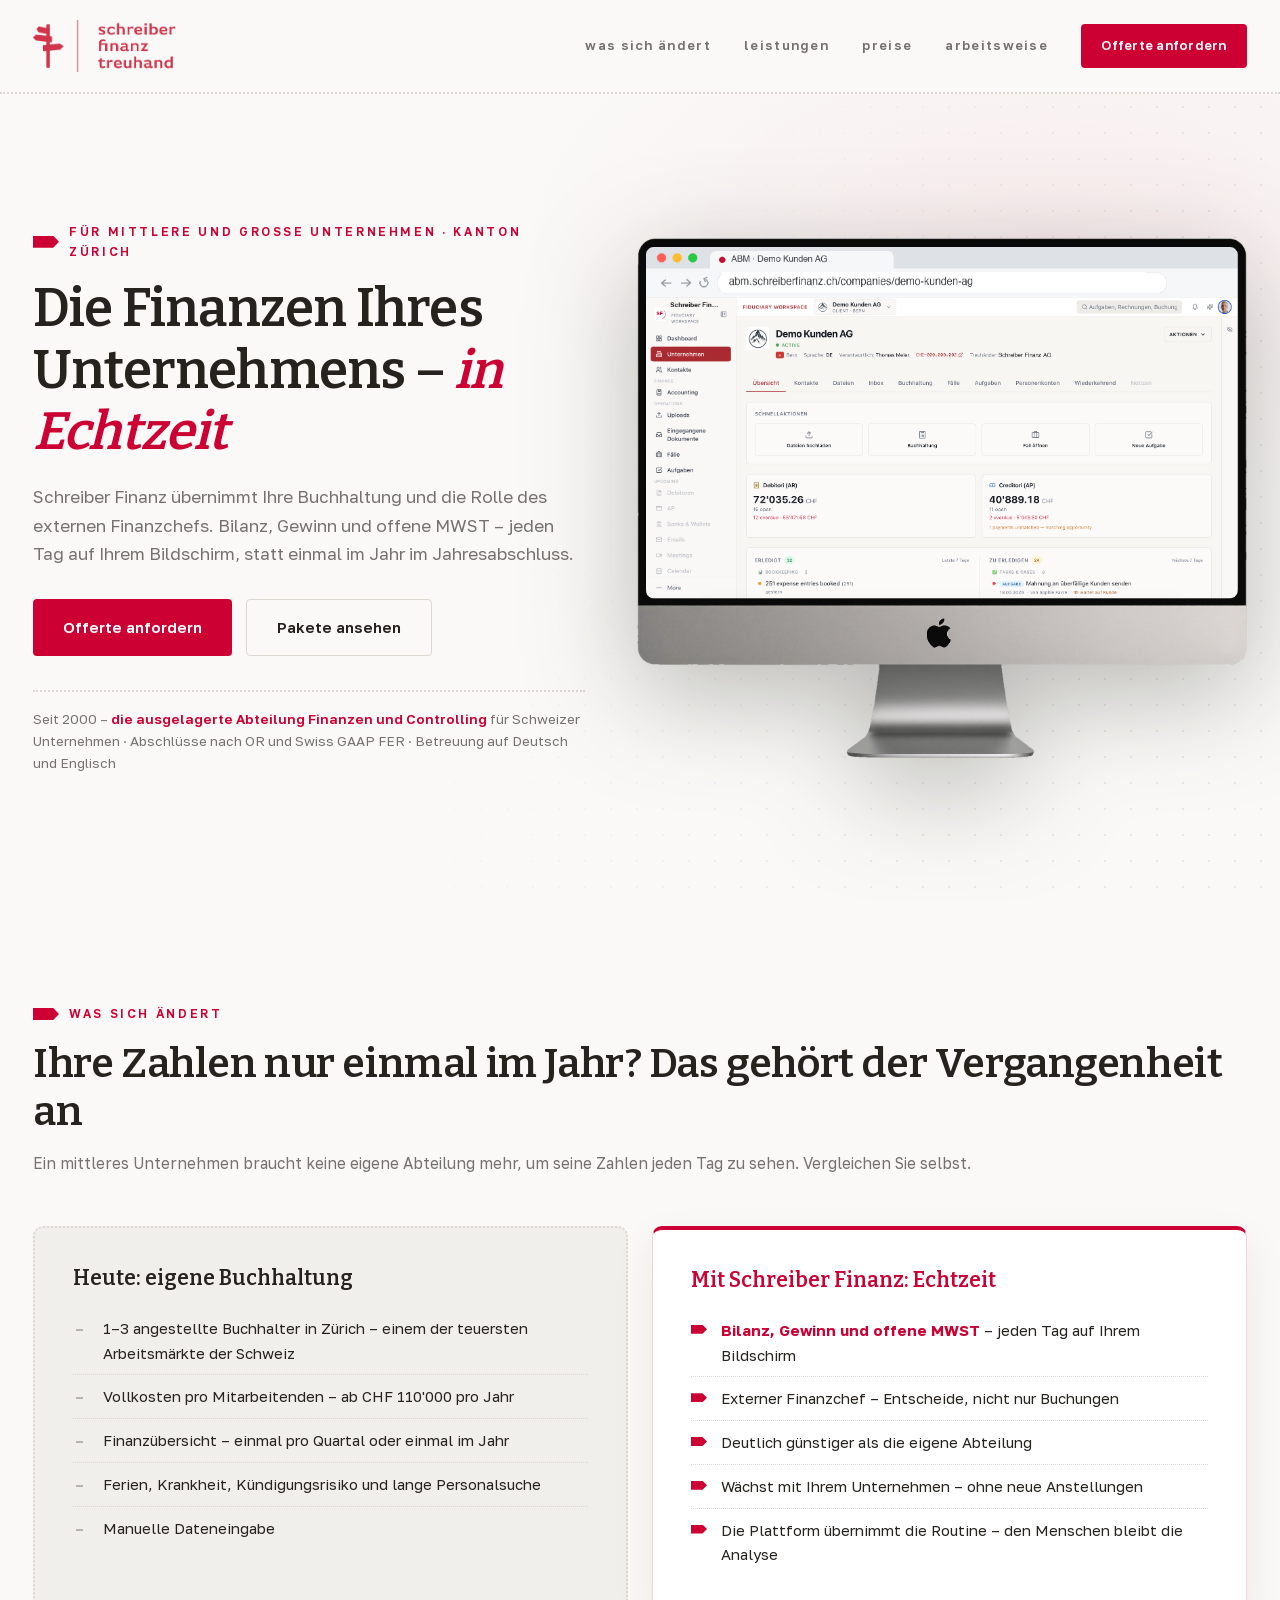
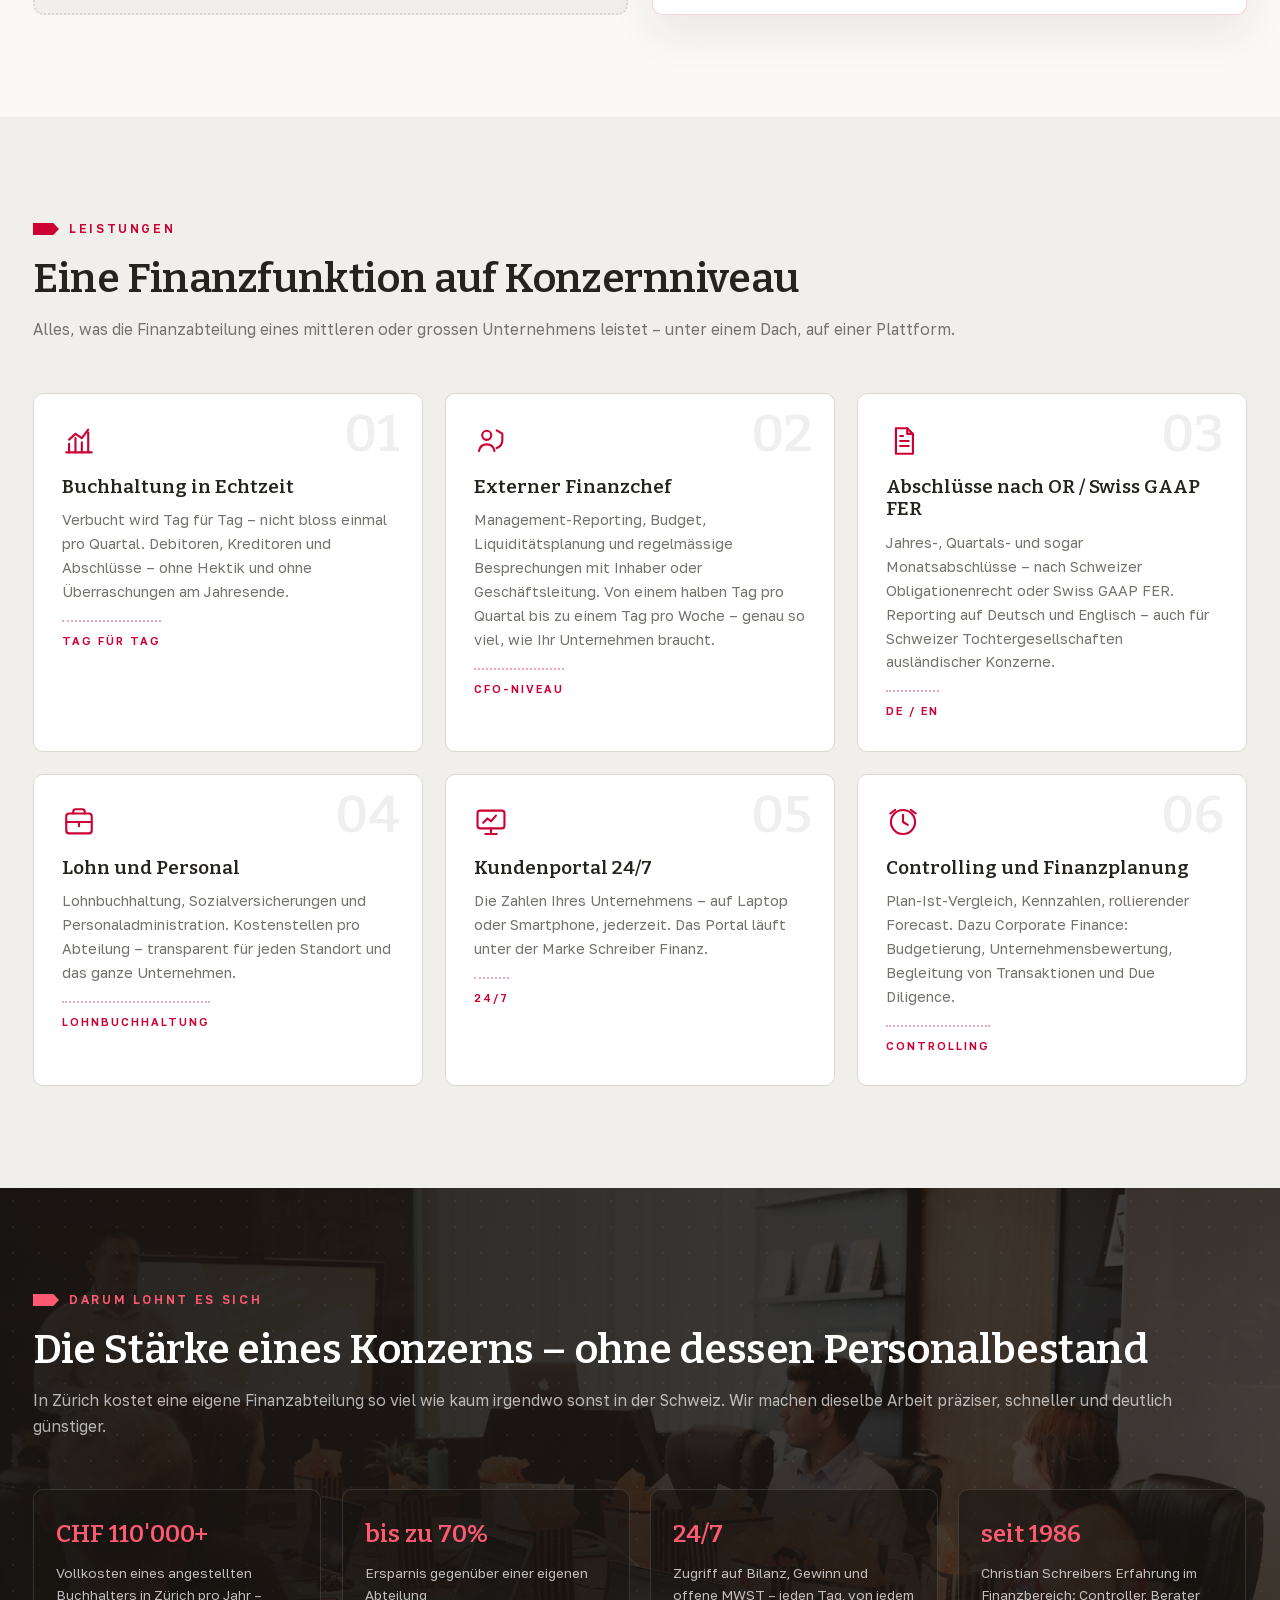
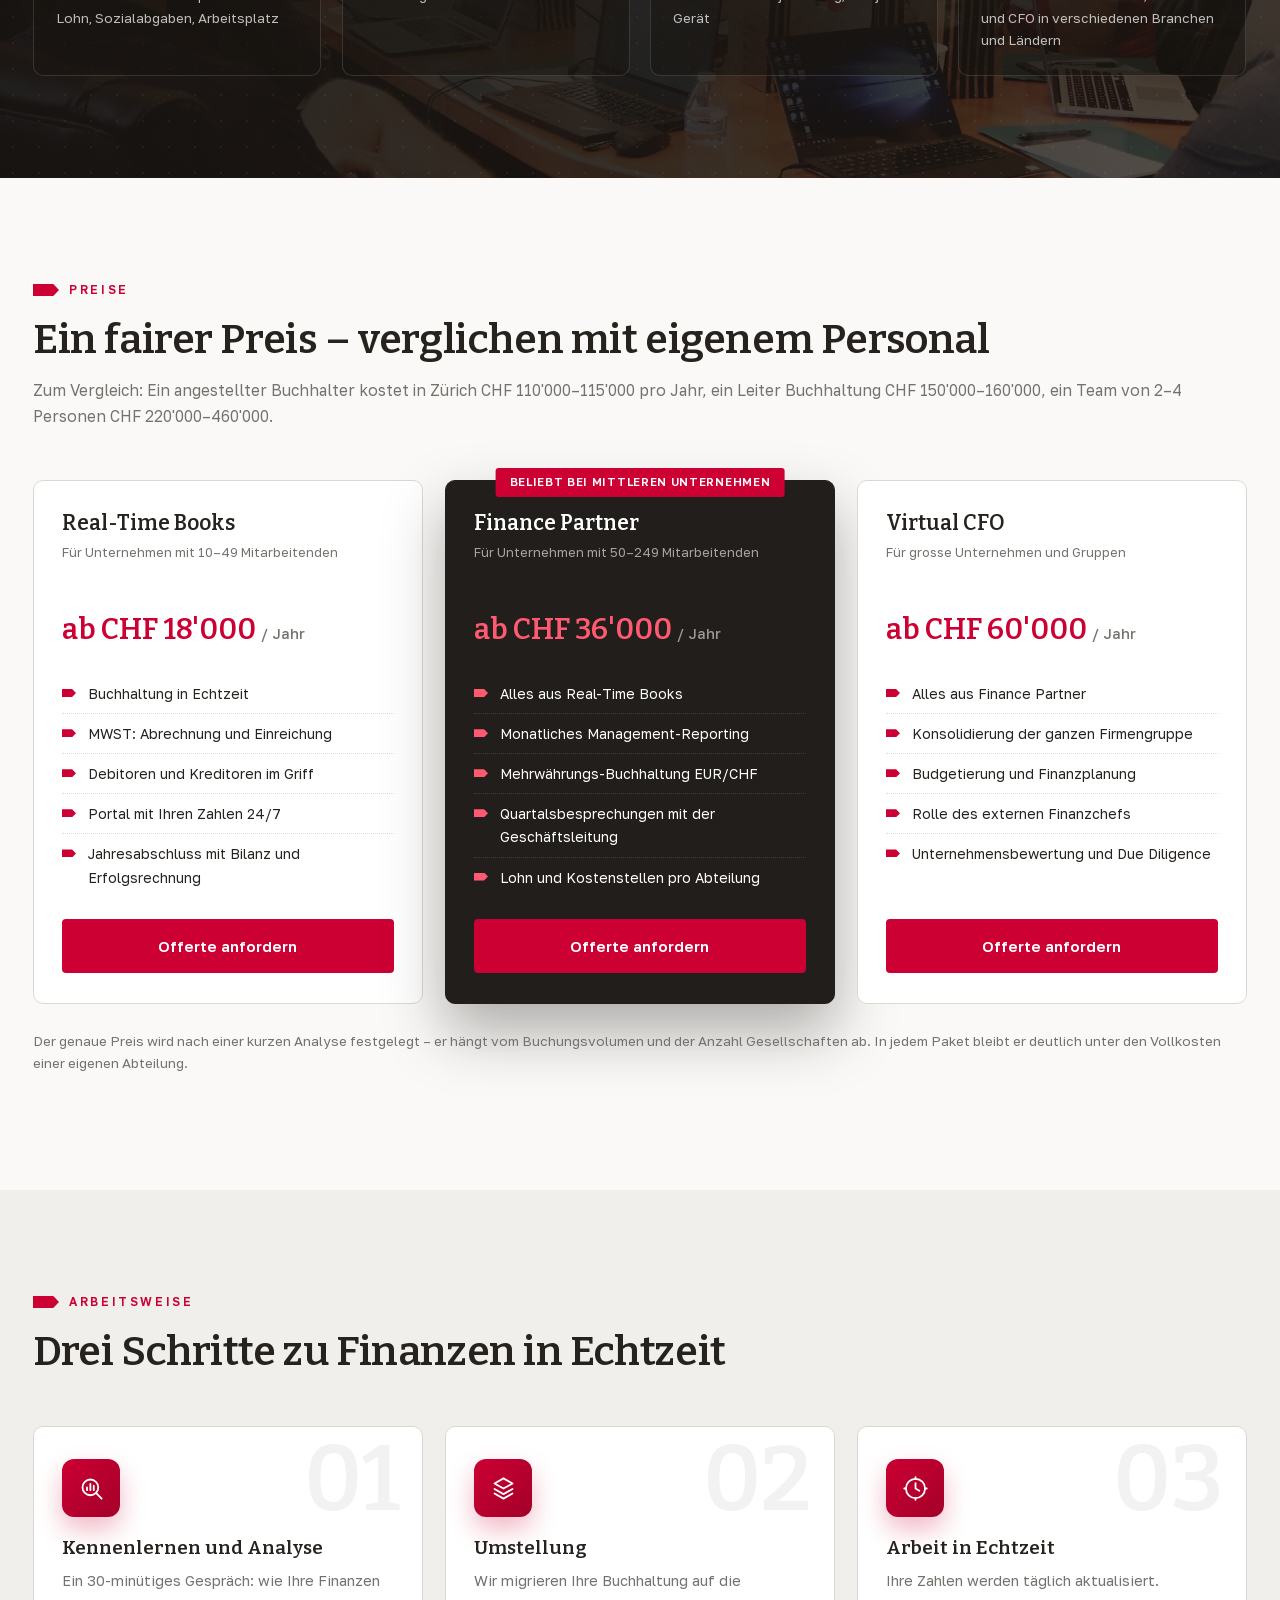
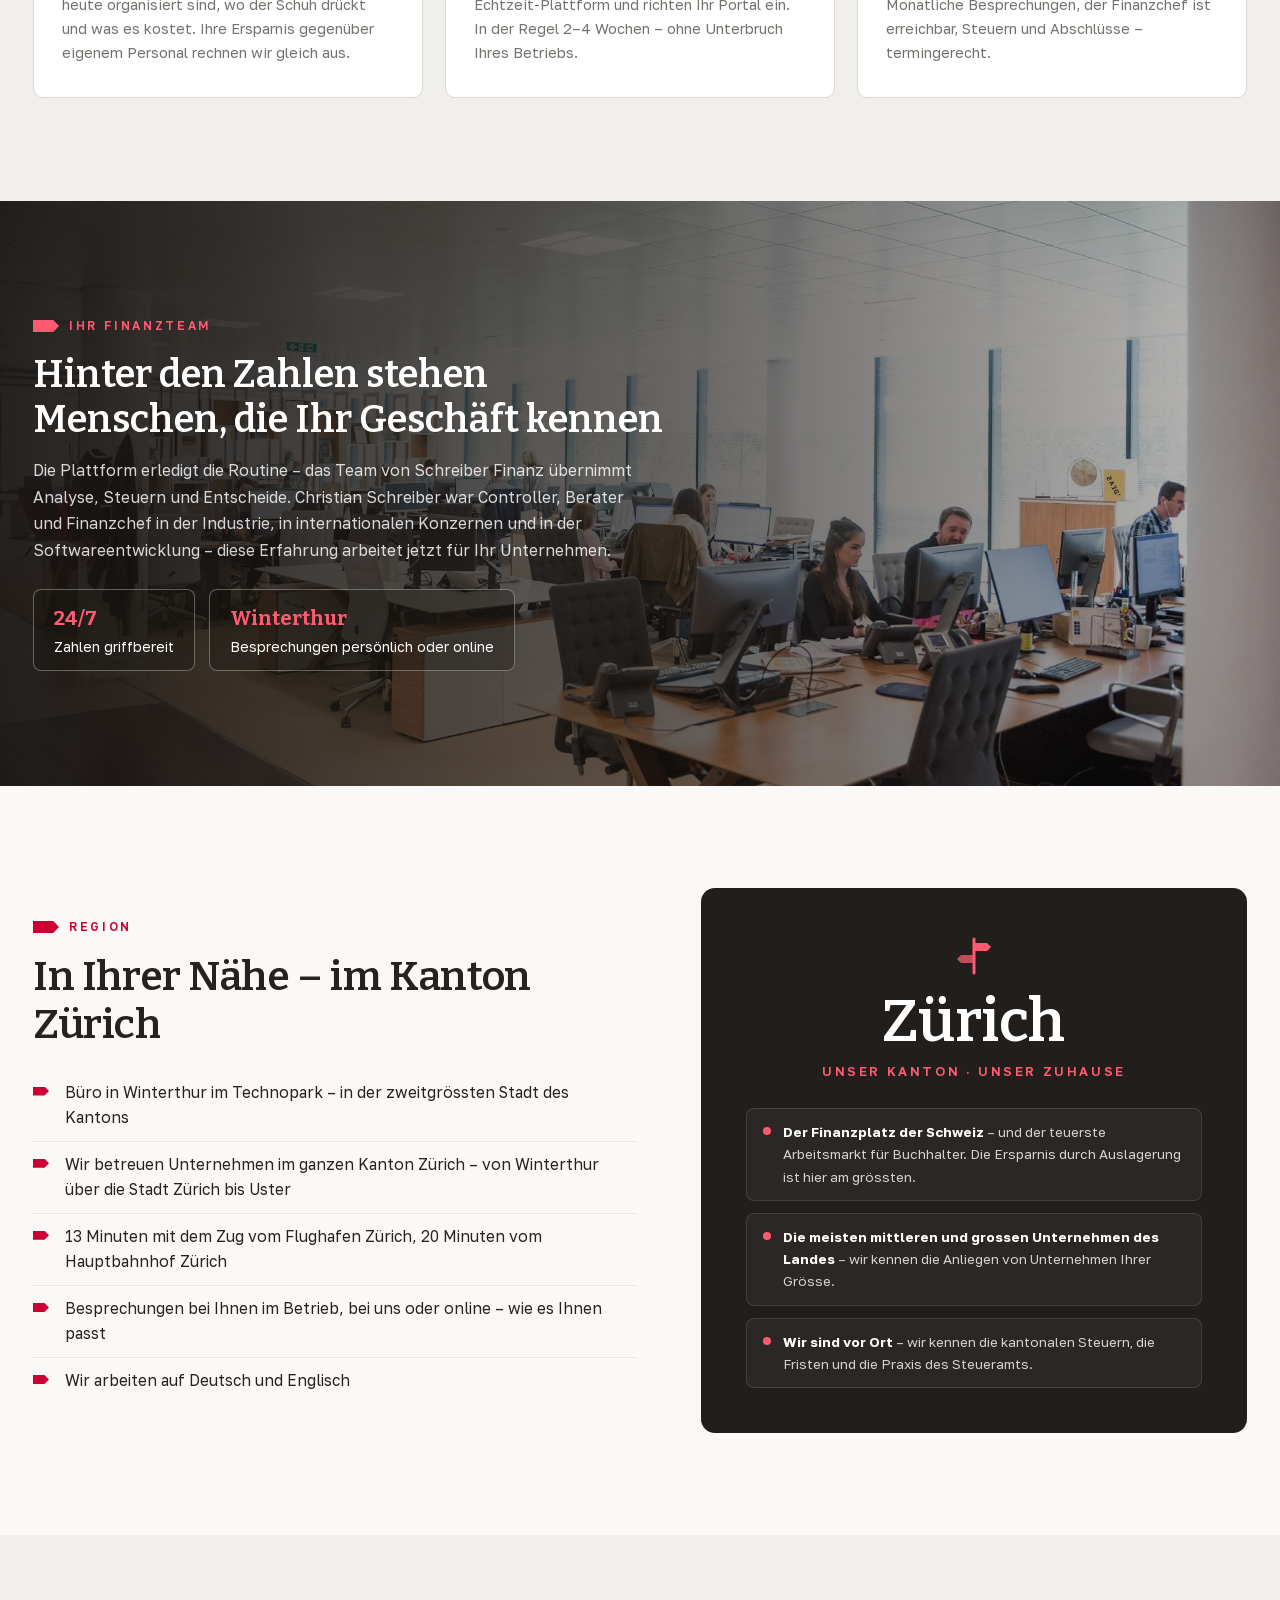
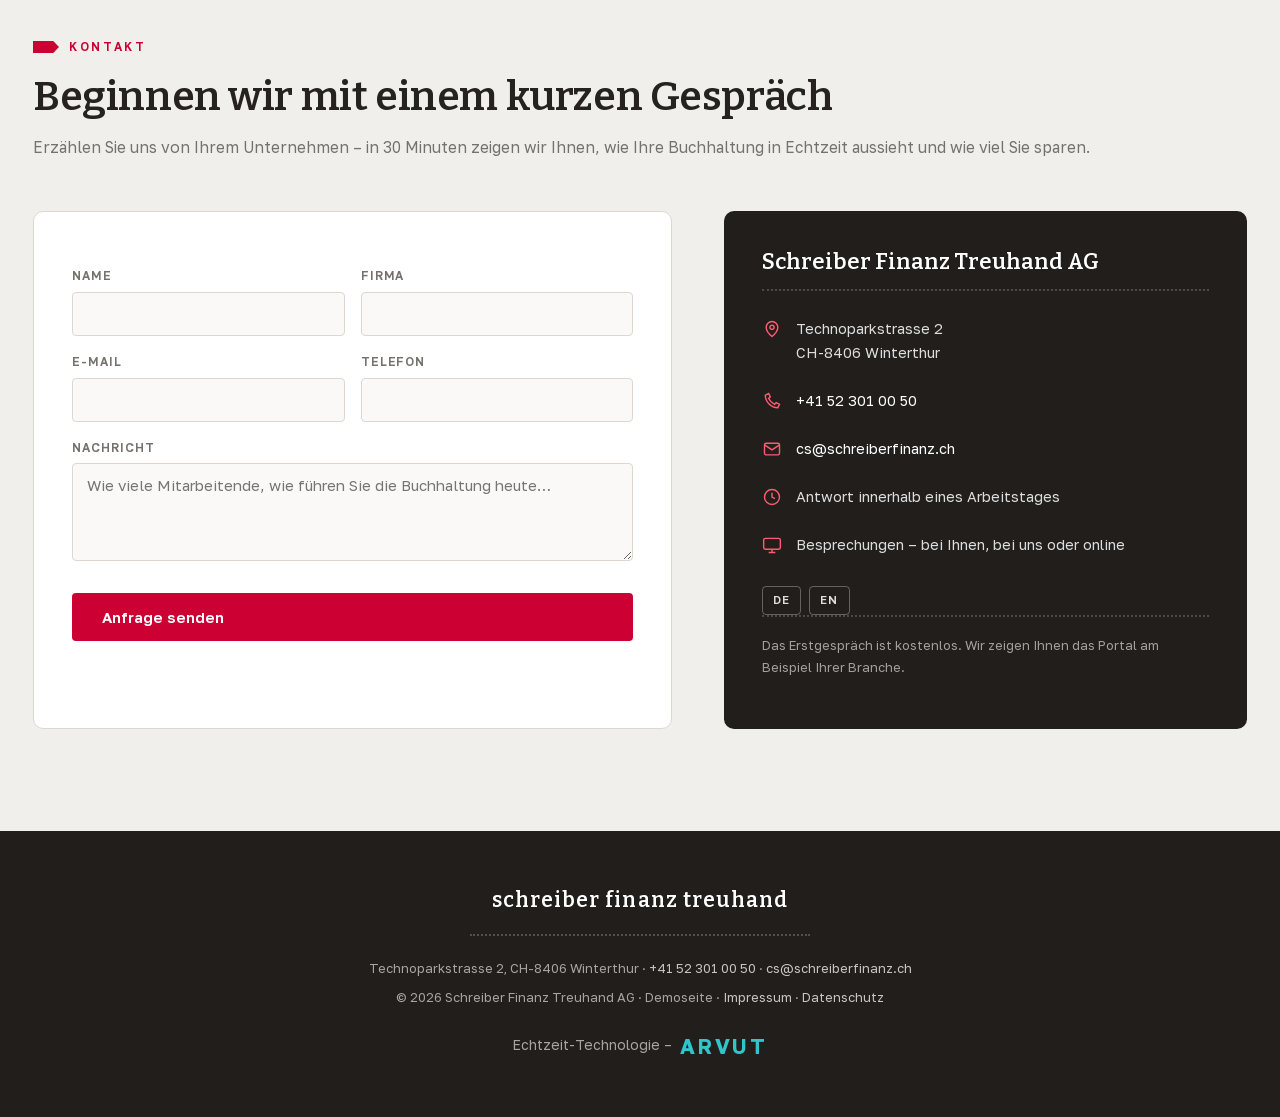
<file: index.html>
<!doctype html>
<html lang="de">
<head>
<meta charset="utf-8">
<meta name="viewport" content="width=device-width,initial-scale=1">
<title>Schreiber Finanz Treuhand AG – Die Finanzen Ihres Unternehmens in Echtzeit | Winterthur, Zürich</title>
<meta name="description" content="Schreiber Finanz Treuhand AG (Winterthur, Kanton Zürich): Buchhaltung in Echtzeit und externer Finanzchef für mittlere und grosse Unternehmen. Bilanz, Gewinn und offene MWST – jeden Tag statt einmal im Jahr.">
<style>
@import url('assets/fonts/fonts.css');
:root{
  --paper:#faf9f7; --cream:#f1efeb; --card:#ffffff;
  --ink:#26231f; --muted:#75726e; --soft-line:#dcd8d1;
  --red:#cc0033; --red-d:#a30029; --red-l:#ff5a71; --red-bg:#fbf3f4;
  --graphite:#211e1b; --graphite2:#2b2723;
  --arvut:#009b9f;
  --serif:'Bitter',Georgia,serif;
  --sans:'Golos Text',-apple-system,'Segoe UI',sans-serif;
}
*{box-sizing:border-box}
html{scroll-behavior:smooth}
body{margin:0;font-family:var(--sans);color:var(--ink);background:var(--paper);font-size:16px;line-height:1.65;-webkit-font-smoothing:antialiased}
img{max-width:100%}
a{color:inherit}
.wrap{max-width:1320px;margin:0 auto;padding:0 clamp(18px,2.6vw,34px)}
h1,h2,h3{font-family:var(--serif);line-height:1.18;margin:0}
.h2{font-size:clamp(28px,3.5vw,41px);font-weight:600;color:var(--ink);letter-spacing:-.01em}
.sub{color:var(--muted);margin:14px 0 0;font-size:clamp(15.5px,1.2vw,17.5px)}
/* фирменный мотив: пунктирная линия (как в их меню) */
.dotrule{border:0;border-top:2px dotted var(--soft-line);margin:0}
/* красный «указатель» – мотив логотипа-Wegweiser */
.eyebrow{display:flex;align-items:center;gap:10px;font-size:12px;font-weight:600;letter-spacing:.22em;text-transform:uppercase;color:var(--red);margin:0 0 16px}
.eyebrow::before{content:'';width:26px;height:12px;background:var(--red);clip-path:polygon(0 0,78% 0,100% 50%,78% 100%,0 100%);flex:none}
.btn{display:inline-flex;align-items:center;gap:10px;padding:15px 30px;border-radius:4px;font-weight:600;font-size:15px;text-decoration:none;transition:transform .18s ease,box-shadow .18s ease,background .18s ease,border-color .18s ease;cursor:pointer;border:0;font-family:var(--sans)}
.btn-r{background:var(--red);color:#fff}
.btn-r:hover{background:var(--red-d);transform:translateY(-2px);box-shadow:0 12px 28px rgba(204,0,51,.28)}
.btn-ghost{border:1.5px solid var(--soft-line);color:var(--ink);background:transparent}
.btn-ghost:hover{border-color:var(--ink)}
/* ======= ШАПКА ======= */
.nav{background:rgba(250,249,247,.92);backdrop-filter:blur(8px);position:sticky;top:0;z-index:20;border-bottom:2px dotted var(--soft-line)}
.nav .wrap{display:flex;justify-content:space-between;align-items:center;height:92px}
.nav img{height:52px;display:block}
.nav-links{display:flex;align-items:center;gap:clamp(18px,2.6vw,36px)}
.nav-links a{font-size:13px;font-weight:600;letter-spacing:.1em;text-transform:lowercase;text-decoration:none;color:var(--muted)}
.nav-links a:hover{color:var(--red)}
.nav-cta{background:var(--red);color:#fff!important;padding:11px 20px;border-radius:4px;text-transform:none!important;letter-spacing:.02em!important}
.nav-cta:hover{background:var(--red-d)}
/* ======= HERO ======= */
.hero{position:relative;background:
  radial-gradient(900px 480px at 82% 18%,rgba(204,0,51,.05) 0%,rgba(204,0,51,0) 60%),
  var(--paper);
  overflow:hidden}
.hero .dots{position:absolute;inset:0;background-image:radial-gradient(rgba(38,35,31,.075) 1.3px,transparent 1.3px);background-size:26px 26px;mask-image:linear-gradient(115deg,transparent 42%,#000 78%);-webkit-mask-image:linear-gradient(115deg,transparent 42%,#000 78%);pointer-events:none}
.hero-grid{position:relative;display:grid;grid-template-columns:.95fr 1.05fr;grid-template-rows:1fr;gap:clamp(28px,4vw,56px);align-items:center;min-height:calc(100svh - 92px);padding:clamp(26px,4vh,48px) 0}
.hero h1{font-size:clamp(33px,4.1vw,53px);font-weight:600;color:var(--ink);letter-spacing:-.015em}
.hero h1 em{font-style:italic;color:var(--red)}
.hero .lead{font-size:clamp(16px,1.35vw,19px);color:var(--muted);margin:20px 0 0}
.hero-cta{display:flex;gap:14px;flex-wrap:wrap;margin-top:30px}
.trust{margin-top:34px;padding-top:16px;border-top:2px dotted var(--soft-line)}
.trust p{margin:0;font-size:13.5px;color:var(--muted)}
.trust b{color:var(--red);font-weight:600}
/* монитор со скрином */
.imac-wrap{position:relative}
.imac-wrap::before{content:'';position:absolute;inset:-6% -5% -2% -5%;background:radial-gradient(58% 54% at 50% 44%,rgba(38,35,31,.16) 0%,rgba(38,35,31,0) 70%);pointer-events:none}
.imac-wrap img.imac{position:relative;width:100%;height:auto;display:block;filter:drop-shadow(0 30px 54px rgba(38,35,31,.3))}
/* ======= СЕКЦИИ ======= */
section{padding:clamp(56px,8vw,102px) 0}
.sec-head{margin-bottom:clamp(30px,4vw,50px)}
/* сдвиг */
.shift{display:grid;grid-template-columns:1fr 1fr;gap:24px}
.shift-card{border-radius:10px;padding:clamp(24px,3vw,38px);background:var(--card)}
.shift-card.now{background:var(--cream);border:2px dotted var(--soft-line)}
.shift-card.new{border:1px solid rgba(204,0,51,.18);border-top:4px solid var(--red);box-shadow:0 18px 44px rgba(38,35,31,.08)}
.shift-card h3{font-size:21px;font-weight:600;margin-bottom:16px}
.shift-card.new h3{color:var(--red)}
.shift-card ul{list-style:none;margin:0;padding:0}
.shift-card li{padding:9px 0 9px 30px;position:relative;font-size:15px;color:var(--ink);border-bottom:1px dotted var(--soft-line)}
.shift-card li:last-child{border-bottom:0}
.now li::before{content:'–';position:absolute;left:2px;color:#b3afa8;font-weight:700}
.new li::before{content:'';position:absolute;left:0;top:16px;width:16px;height:9px;background:var(--red);clip-path:polygon(0 0,72% 0,100% 50%,72% 100%,0 100%)}
.new li b{color:var(--red)}
/* услуги */
.svc-grid{display:grid;grid-template-columns:repeat(3,1fr);gap:22px}
.svc{position:relative;background:var(--card);border:1px solid var(--soft-line);border-radius:10px;padding:30px 28px 28px;transition:transform .2s ease,box-shadow .2s ease,border-color .2s ease;overflow:hidden}
.svc:hover{transform:translateY(-5px);box-shadow:0 22px 50px rgba(38,35,31,.12);border-color:rgba(204,0,51,.3)}
.svc .num{position:absolute;top:14px;right:22px;font-family:var(--serif);font-size:52px;font-weight:600;color:rgba(38,35,31,.07);line-height:1;user-select:none}
.svc svg.ic{width:34px;height:34px;stroke:var(--red);fill:none;stroke-width:1.5;stroke-linecap:round;stroke-linejoin:round;margin-bottom:18px;display:block}
.svc h3{font-size:19px;font-weight:600;margin:0 0 10px}
.svc p{margin:0;font-size:14.5px;color:var(--muted)}
.svc .tagline{display:inline-block;margin-top:16px;color:var(--red);font-size:11px;font-weight:600;letter-spacing:.18em;text-transform:uppercase;border-top:2px dotted rgba(204,0,51,.35);padding-top:10px}
/* тёмный баннер */
.bannerX{position:relative;background:url('assets/img/banner.jpg?v=1') center 42%/cover no-repeat;color:#fff;overflow:hidden}
.bannerX .veilx{position:absolute;inset:0;background:linear-gradient(100deg,rgba(24,20,17,.94) 0%,rgba(24,20,17,.86) 55%,rgba(24,20,17,.72) 100%)}
.bannerX .dots{position:absolute;inset:0;background-image:radial-gradient(rgba(255,255,255,.05) 1.3px,transparent 1.3px);background-size:26px 26px;pointer-events:none}
.bannerX .h2{color:#fff}
.bannerX .sub{color:rgba(255,255,255,.68)}
.bannerX .eyebrow{color:var(--red-l)}
.bannerX .eyebrow::before{background:var(--red-l)}
.stat-grid{position:relative;display:grid;grid-template-columns:repeat(4,1fr);gap:20px;margin-top:clamp(30px,4vw,48px)}
.stat{border:1px solid rgba(255,255,255,.13);border-radius:10px;padding:24px 22px;background:rgba(24,20,17,.55)}
.stat .n{font-family:var(--serif);font-size:clamp(22px,1.9vw,28px);font-weight:600;color:var(--red-l);white-space:nowrap}
.stat p{margin:8px 0 0;font-size:13.5px;color:rgba(255,255,255,.72)}
/* стоимость */
.anchor-strip{background:var(--red-bg);border:1px solid rgba(204,0,51,.15);border-left:5px solid var(--red);border-radius:8px;padding:20px 26px;margin-bottom:40px;font-size:15px;color:var(--ink)}
.anchor-strip b{color:var(--red)}
.price-grid{display:grid;grid-template-columns:repeat(3,1fr);gap:22px;align-items:stretch}
.price{background:var(--card);border:1px solid var(--soft-line);border-radius:10px;padding:30px 28px;display:flex;flex-direction:column;position:relative}
.price.feat{background:var(--graphite);color:#fff;border-color:var(--graphite);box-shadow:0 28px 60px rgba(33,30,27,.35)}
.price .tag{position:absolute;top:-13px;left:50%;transform:translateX(-50%);background:var(--red);color:#fff;font-size:11.5px;font-weight:600;letter-spacing:.06em;text-transform:uppercase;padding:5px 14px;border-radius:3px;white-space:nowrap}
.price h3{font-size:21px;font-weight:600}
.price .for{font-size:13px;color:var(--muted);margin:6px 0 14px}
.price.feat .for{color:rgba(255,255,255,.6)}
.price .amount{font-family:var(--serif);font-size:29px;font-weight:600;color:var(--red);margin-bottom:4px}
.price.feat .amount{color:var(--red-l)}
.price .amount small{font-size:.5em;font-family:var(--sans);font-weight:500;color:var(--muted)}
.price.feat .amount small{color:rgba(255,255,255,.55)}
.price ul{list-style:none;margin:16px 0 22px;padding:0;flex:1}
.price li{padding:8px 0 8px 26px;position:relative;font-size:14px;border-bottom:1px dotted rgba(38,35,31,.16)}
.price.feat li{border-bottom-color:rgba(255,255,255,.14)}
.price li:last-child{border:0}
.price li::before{content:'';position:absolute;left:0;top:15px;width:14px;height:8px;background:var(--red);clip-path:polygon(0 0,72% 0,100% 50%,72% 100%,0 100%)}
.price.feat li::before{background:var(--red-l)}
.price .btn{justify-content:center}
.price-note{margin-top:26px;font-size:13.5px;color:var(--muted)}
/* шаги */
.steps{display:grid;grid-template-columns:repeat(3,1fr);gap:22px}
.step{background:var(--card);border:1px solid var(--soft-line);border-radius:10px;padding:32px 28px;position:relative;overflow:hidden}
.step .wnum{position:absolute;top:2px;right:22px;font-family:var(--serif);font-size:92px;font-weight:600;line-height:1.1;color:rgba(38,35,31,.06);user-select:none}
.step .badge{width:58px;height:58px;border-radius:12px;background:linear-gradient(135deg,var(--red),var(--red-d));box-shadow:0 12px 26px rgba(204,0,51,.28);display:flex;align-items:center;justify-content:center;margin-bottom:20px}
.step .badge svg{width:27px;height:27px;stroke:#fff;fill:none;stroke-width:1.6;stroke-linecap:round;stroke-linejoin:round}
.step h3{font-size:19px;font-weight:600;margin-bottom:10px}
.step p{margin:0;font-size:14.5px;color:var(--muted)}
/* фото-блок */
.photo{position:relative;background:url('assets/img/team.jpg?v=3') center 68%/cover no-repeat;color:#fff}
.photo .veil{position:absolute;inset:0;background:linear-gradient(90deg,rgba(24,20,17,.94) 0%,rgba(24,20,17,.66) 52%,rgba(24,20,17,.28) 100%)}
.photo .wrap{position:relative}
.photo h3{font-size:clamp(26px,3.2vw,38px);font-weight:600;color:#fff;max-width:640px}
.photo p{max-width:620px;color:rgba(255,255,255,.82)}
.photo .eyebrow{color:var(--red-l)}
.photo .eyebrow::before{background:var(--red-l)}
.photo .chips{display:flex;gap:14px;margin-top:26px;flex-wrap:wrap}
.photo .chip{border:1px solid rgba(255,255,255,.32);border-radius:8px;padding:12px 20px;font-size:14px;background:rgba(24,20,17,.35)}
.photo .chip b{font-family:var(--serif);font-size:20px;color:var(--red-l);display:block}
/* регион */
.region{display:grid;grid-template-columns:1.05fr .95fr;gap:clamp(30px,5vw,70px);align-items:center}
.region ul{list-style:none;padding:0;margin:20px 0 0}
.region li{padding:10px 0 10px 32px;position:relative;font-size:15.5px;border-bottom:1px dotted var(--soft-line)}
.region li:last-child{border:0}
.region li::before{content:'';position:absolute;left:0;top:17px;width:16px;height:9px;background:var(--red);clip-path:polygon(0 0,72% 0,100% 50%,72% 100%,0 100%)}
.zh-card{position:relative;background:var(--graphite);border-radius:14px;padding:clamp(30px,3.5vw,48px);color:#fff;overflow:hidden;text-align:center}
.zh-card .signpost{width:44px;margin:0 auto 14px;display:block}
.zh-card .zh{font-family:var(--serif);font-weight:600;font-size:clamp(44px,4.6vw,60px);color:#fff;line-height:1.05}
.zh-card .zh-sub{color:var(--red-l);font-size:13px;letter-spacing:.2em;text-transform:uppercase;font-weight:600;margin-top:8px}
.zh-facts{margin-top:26px;display:grid;gap:12px;text-align:left}
.zh-fact{display:flex;gap:12px;align-items:flex-start;background:rgba(255,255,255,.045);border:1px solid rgba(255,255,255,.11);border-radius:8px;padding:12px 16px;font-size:13.5px;color:rgba(255,255,255,.8)}
.zh-fact b{color:#fff}
.zh-fact .d{width:8px;height:8px;border-radius:50%;background:var(--red-l);margin-top:6px;flex:none}
/* контакт */
.contact{display:grid;grid-template-columns:1.1fr .9fr;gap:clamp(28px,4vw,56px);align-items:stretch}
.form{background:var(--card);border:1px solid var(--soft-line);border-radius:10px;padding:clamp(24px,3vw,38px)}
.form label{display:block;font-size:12px;font-weight:600;letter-spacing:.08em;text-transform:uppercase;color:var(--muted);margin:16px 0 6px}
.form input,.form textarea{width:100%;border:1.5px solid var(--soft-line);border-radius:4px;padding:12px 14px;font-family:var(--sans);font-size:15px;color:var(--ink);background:var(--paper);outline:none;transition:border .15s}
.form input:focus,.form textarea:focus{border-color:var(--red)}
.form .row2{display:grid;grid-template-columns:1fr 1fr;gap:16px}
.form button{margin-top:24px;width:100%}
.c-card{background:var(--graphite);color:#fff;border-radius:10px;padding:clamp(26px,3vw,38px);position:relative;overflow:hidden;display:flex;flex-direction:column}
.c-card .c-note{margin-top:auto;padding-top:18px;border-top:2px dotted rgba(255,255,255,.2);font-size:13px;color:rgba(255,255,255,.58)}
.c-card h3{color:#fff;font-size:22px;font-weight:600;margin-bottom:14px;padding-bottom:14px;border-bottom:2px dotted rgba(255,255,255,.2)}
.c-row{display:flex;gap:14px;align-items:flex-start;padding:12px 0;font-size:14.5px;color:rgba(255,255,255,.85)}
.c-row svg{width:20px;height:20px;stroke:var(--red-l);fill:none;stroke-width:1.7;flex:none;margin-top:2px}
.c-row a{color:#fff;text-decoration:none}
.c-row a:hover{color:var(--red-l)}
.c-langs{margin-top:18px;display:flex;gap:8px;flex-wrap:wrap}
.c-langs span{font-size:11.5px;font-weight:600;letter-spacing:.1em;border:1px solid rgba(255,255,255,.3);border-radius:4px;padding:4px 10px;color:rgba(255,255,255,.85)}
/* футер */
footer{background:var(--graphite);color:rgba(255,255,255,.6);padding:52px 0 40px;position:relative;overflow:hidden}
.f-mark{font-family:var(--serif);font-weight:600;font-size:21px;letter-spacing:.05em;color:#fff;text-align:center}
.f-rule{max-width:340px;margin:16px auto 22px;border-top:2px dotted rgba(255,255,255,.22)}
footer .meta{text-align:center;font-size:13px;margin:0}
footer .meta a{color:rgba(255,255,255,.75);text-decoration:none}
footer .credit{text-align:center;margin-top:20px;font-size:14px}
footer .credit a{color:#2fc5c9;font-weight:700;text-decoration:none;font-size:21px;letter-spacing:.14em;text-transform:uppercase;vertical-align:middle;margin-left:4px}
/* reveal */
.reveal{opacity:0;transform:translateY(26px);transition:opacity .75s cubic-bezier(.22,.61,.36,1),transform .75s cubic-bezier(.22,.61,.36,1);will-change:opacity,transform}
.reveal.in{opacity:1;transform:none}
@media(prefers-reduced-motion:reduce){*{animation:none!important;transition:none!important}.reveal{opacity:1;transform:none}}
/* ======= МОБАЙЛ ======= */
@media(max-width:960px){
  .nav-links a:not(.nav-cta){display:none}
  .nav .wrap{height:64px}
  .nav img{height:38px}
  .nav-cta{padding:9px 14px;font-size:12px;white-space:nowrap}
  .hero-grid{grid-template-columns:1fr;grid-template-rows:auto;min-height:0;padding:40px 0 54px;gap:40px}
  .hero h1{font-size:clamp(31px,8.4vw,40px)}
  .shift,.svc-grid,.price-grid,.steps{grid-template-columns:1fr}
  .stat-grid{grid-template-columns:1fr 1fr}
  .region,.contact{grid-template-columns:1fr}
  .form .row2{grid-template-columns:1fr}
}
@media(max-width:520px){.stat-grid{grid-template-columns:1fr}}
</style>
</head>
<body>

<!-- меню -->
<nav class="nav">
  <div class="wrap">
    <a href="#top"><img src="assets/img/logo-schreiber.png?v=1" alt="Schreiber Finanz Treuhand AG"></a>
    <div class="nav-links">
      <a href="#shift">was sich ändert</a>
      <a href="#services">leistungen</a>
      <a href="#pricing">preise</a>
      <a href="#how">arbeitsweise</a>
      <a href="#contact" class="nav-cta">Offerte anfordern</a>
    </div>
  </div>
</nav>

<!-- HERO -->
<header class="hero" id="top">
  <div class="dots"></div>
  <div class="wrap">
    <div class="hero-grid">
      <div class="reveal">
        <p class="eyebrow">Für mittlere und grosse Unternehmen · Kanton Zürich</p>
        <h1>Die Finanzen Ihres Unternehmens&nbsp;– <em>in Echtzeit</em></h1>
        <p class="lead">Schreiber Finanz übernimmt Ihre Buchhaltung und die Rolle des externen
        Finanzchefs. Bilanz, Gewinn und offene MWST – jeden Tag auf Ihrem Bildschirm, statt einmal
        im Jahr im Jahresabschluss.</p>
        <div class="hero-cta">
          <a class="btn btn-r" href="#contact">Offerte anfordern</a>
          <a class="btn btn-ghost" href="#pricing">Pakete ansehen</a>
        </div>
        <div class="trust">
          <p>Seit 2000 – <b>die ausgelagerte Abteilung Finanzen und Controlling</b> für Schweizer
          Unternehmen · Abschlüsse nach OR und Swiss GAAP FER · Betreuung auf Deutsch und Englisch</p>
        </div>
      </div>
      <div class="imac-wrap reveal">
        <img class="imac" src="assets/img/imac-schreiber.png?v=2" alt="Echtzeit-Portal – Bilanz, Debitoren und Kreditoren auf dem Bildschirm">
      </div>
    </div>
  </div>
</header>

<!-- СДВИГ -->
<section id="shift">
  <div class="wrap">
    <div class="sec-head reveal">
      <p class="eyebrow">Was sich ändert</p>
      <h2 class="h2">Ihre Zahlen nur einmal im Jahr? Das gehört der Vergangenheit an</h2>
      <p class="sub">Ein mittleres Unternehmen braucht keine eigene Abteilung mehr, um seine Zahlen
      jeden Tag zu sehen. Vergleichen Sie selbst.</p>
    </div>
    <div class="shift">
      <div class="shift-card now reveal">
        <h3>Heute: eigene Buchhaltung</h3>
        <ul>
          <li>1–3 angestellte Buchhalter in Zürich – einem der teuersten Arbeitsmärkte der Schweiz</li>
          <li>Vollkosten pro Mitarbeitenden – ab CHF 110'000 pro Jahr</li>
          <li>Finanzübersicht – einmal pro Quartal oder einmal im Jahr</li>
          <li>Ferien, Krankheit, Kündigungsrisiko und lange Personalsuche</li>
          <li>Manuelle Dateneingabe</li>
        </ul>
      </div>
      <div class="shift-card new reveal">
        <h3>Mit Schreiber Finanz: Echtzeit</h3>
        <ul>
          <li><b>Bilanz, Gewinn und offene MWST</b> – jeden Tag auf Ihrem Bildschirm</li>
          <li>Externer Finanzchef – Entscheide, nicht nur Buchungen</li>
          <li>Deutlich günstiger als die eigene Abteilung</li>
          <li>Wächst mit Ihrem Unternehmen – ohne neue Anstellungen</li>
          <li>Die Plattform übernimmt die Routine – den Menschen bleibt die Analyse</li>
        </ul>
      </div>
    </div>
  </div>
</section>

<!-- УСЛУГИ -->
<section id="services" style="background:var(--cream)">
  <div class="wrap">
    <div class="sec-head reveal">
      <p class="eyebrow">Leistungen</p>
      <h2 class="h2">Eine Finanzfunktion auf Konzernniveau</h2>
      <p class="sub">Alles, was die Finanzabteilung eines mittleren oder grossen Unternehmens leistet –
      unter einem Dach, auf einer Plattform.</p>
    </div>
    <div class="svc-grid">
      <div class="svc reveal">
        <span class="num">01</span>
        <svg class="ic" viewBox="0 0 24 24"><path d="M3 20h18"/><path d="M5 20v-6M9.5 20v-10M14 20v-7M18.5 20V6"/><path d="M5 11l4.5-4 4.5 3 4.5-6"/></svg>
        <h3>Buchhaltung in Echtzeit</h3>
        <p>Verbucht wird Tag für Tag – nicht bloss einmal pro Quartal. Debitoren, Kreditoren und
        Abschlüsse – ohne Hektik und ohne Überraschungen am Jahresende.</p>
        <span class="tagline">Tag für Tag</span>
      </div>
      <div class="svc reveal">
        <span class="num">02</span>
        <svg class="ic" viewBox="0 0 24 24"><circle cx="9" cy="8" r="3.2"/><path d="M3.5 19c.6-3 2.8-4.6 5.5-4.6s4.9 1.6 5.5 4.6"/><path d="M16 4.5l4 2.3v4.6c0 2.8-1.7 4.6-4 5.6"/></svg>
        <h3>Externer Finanzchef</h3>
        <p>Management-Reporting, Budget, Liquiditätsplanung und regelmässige Besprechungen mit
        Inhaber oder Geschäftsleitung. Von einem halben Tag pro Quartal bis zu einem Tag pro Woche – genau so viel,
        wie Ihr Unternehmen braucht.</p>
        <span class="tagline">CFO-Niveau</span>
      </div>
      <div class="svc reveal">
        <span class="num">03</span>
        <svg class="ic" viewBox="0 0 24 24"><path d="M7 3h8l4 4v14H7z"/><path d="M15 3v4h4"/><path d="M10 12h6M10 15.5h6M10 8.5h2"/></svg>
        <h3>Abschlüsse nach OR / Swiss GAAP FER</h3>
        <p>Jahres-, Quartals- und sogar Monatsabschlüsse – nach Schweizer Obligationenrecht oder
        Swiss GAAP FER. Reporting auf Deutsch und Englisch – auch für Schweizer Tochtergesellschaften
        ausländischer Konzerne.</p>
        <span class="tagline">DE / EN</span>
      </div>
      <div class="svc reveal">
        <span class="num">04</span>
        <svg class="ic" viewBox="0 0 24 24"><rect x="3" y="6" width="18" height="14" rx="2"/><path d="M8 6V4.5A1.5 1.5 0 0 1 9.5 3h5A1.5 1.5 0 0 1 16 4.5V6"/><path d="M3 12h18M12 12v3"/></svg>
        <h3>Lohn und Personal</h3>
        <p>Lohnbuchhaltung, Sozialversicherungen und Personaladministration. Kostenstellen pro
        Abteilung – transparent für jeden Standort und das ganze Unternehmen.</p>
        <span class="tagline">Lohnbuchhaltung</span>
      </div>
      <div class="svc reveal">
        <span class="num">05</span>
        <svg class="ic" viewBox="0 0 24 24"><rect x="2.5" y="4" width="19" height="12.5" rx="1.8"/><path d="M8 20.5h8M12 16.5v4"/><path d="M6.5 12.5l3-3 2.5 2 3.5-4"/></svg>
        <h3>Kundenportal 24/7</h3>
        <p>Die Zahlen Ihres Unternehmens – auf Laptop oder Smartphone, jederzeit. Das Portal läuft
        unter der Marke Schreiber Finanz.</p>
        <span class="tagline">24/7</span>
      </div>
      <div class="svc reveal">
        <span class="num">06</span>
        <svg class="ic" viewBox="0 0 24 24"><circle cx="12" cy="12" r="8.5"/><path d="M12 7v5l3.4 2"/><path d="M17.5 3.5L21 6M6.5 3.5L3 6"/></svg>
        <h3>Controlling und Finanzplanung</h3>
        <p>Plan-Ist-Vergleich, Kennzahlen, rollierender Forecast. Dazu Corporate Finance:
        Budgetierung, Unternehmensbewertung, Begleitung von Transaktionen und Due Diligence.</p>
        <span class="tagline">Controlling</span>
      </div>
    </div>
  </div>
</section>

<!-- БАННЕР ПРЕИМУЩЕСТВ -->
<section class="bannerX">
  <div class="veilx"></div>
  <div class="dots"></div>
  <div class="wrap" style="position:relative">
    <div class="sec-head reveal">
      <p class="eyebrow">Darum lohnt es sich</p>
      <h2 class="h2">Die Stärke eines Konzerns – ohne dessen Personalbestand</h2>
      <p class="sub">In Zürich kostet eine eigene Finanzabteilung so viel wie kaum irgendwo sonst in der
      Schweiz. Wir machen dieselbe Arbeit präziser, schneller und deutlich günstiger.</p>
    </div>
    <div class="stat-grid">
      <div class="stat reveal"><div class="n">CHF 110'000+</div><p>Vollkosten eines angestellten Buchhalters in Zürich pro Jahr – Lohn, Sozialabgaben, Arbeitsplatz</p></div>
      <div class="stat reveal"><div class="n">bis zu 70%</div><p>Ersparnis gegenüber einer eigenen Abteilung</p></div>
      <div class="stat reveal"><div class="n">24/7</div><p>Zugriff auf Bilanz, Gewinn und offene MWST – jeden Tag, von jedem Gerät</p></div>
      <div class="stat reveal"><div class="n">seit 1986</div><p>Christian Schreibers Erfahrung im Finanzbereich: Controller, Berater und CFO in verschiedenen Branchen und Ländern</p></div>
    </div>
  </div>
</section>

<!-- СТОИМОСТЬ -->
<section id="pricing">
  <div class="wrap">
    <div class="sec-head reveal">
      <p class="eyebrow">Preise</p>
      <h2 class="h2">Ein fairer Preis – verglichen mit eigenem Personal</h2>
      <p class="sub">Zum Vergleich: Ein angestellter Buchhalter kostet in Zürich CHF 110'000–115'000
      pro Jahr, ein Leiter Buchhaltung CHF 150'000–160'000, ein Team von 2–4 Personen
      CHF 220'000–460'000.</p>
    </div>
    <div class="price-grid">
      <div class="price reveal">
        <h3>Real-Time Books</h3>
        <p class="for">Für Unternehmen mit 10–49 Mitarbeitenden</p>
        <p class="amount">ab CHF 18'000 <small>/ Jahr</small></p>
        <ul>
          <li>Buchhaltung in Echtzeit</li>
          <li>MWST: Abrechnung und Einreichung</li>
          <li>Debitoren und Kreditoren im Griff</li>
          <li>Portal mit Ihren Zahlen 24/7</li>
          <li>Jahresabschluss mit Bilanz und Erfolgsrechnung</li>
        </ul>
        <a class="btn btn-r" href="#contact">Offerte anfordern</a>
      </div>
      <div class="price feat reveal">
        <span class="tag">Beliebt bei mittleren Unternehmen</span>
        <h3>Finance Partner</h3>
        <p class="for">Für Unternehmen mit 50–249 Mitarbeitenden</p>
        <p class="amount">ab CHF 36'000 <small>/ Jahr</small></p>
        <ul>
          <li>Alles aus Real-Time Books</li>
          <li>Monatliches Management-Reporting</li>
          <li>Mehrwährungs-Buchhaltung EUR/CHF</li>
          <li>Quartalsbesprechungen mit der Geschäftsleitung</li>
          <li>Lohn und Kostenstellen pro Abteilung</li>
        </ul>
        <a class="btn btn-r" href="#contact">Offerte anfordern</a>
      </div>
      <div class="price reveal">
        <h3>Virtual CFO</h3>
        <p class="for">Für grosse Unternehmen und Gruppen</p>
        <p class="amount">ab CHF 60'000 <small>/ Jahr</small></p>
        <ul>
          <li>Alles aus Finance Partner</li>
          <li>Konsolidierung der ganzen Firmengruppe</li>
          <li>Budgetierung und Finanzplanung</li>
          <li>Rolle des externen Finanzchefs</li>
          <li>Unternehmensbewertung und Due Diligence</li>
        </ul>
        <a class="btn btn-r" href="#contact">Offerte anfordern</a>
      </div>
    </div>
    <p class="price-note reveal">Der genaue Preis wird nach einer kurzen Analyse festgelegt – er hängt
    vom Buchungsvolumen und der Anzahl Gesellschaften ab. In jedem Paket bleibt er deutlich unter den
    Vollkosten einer eigenen Abteilung.</p>
  </div>
</section>

<!-- КАК РАБОТАЕМ -->
<section id="how" style="background:var(--cream);padding-bottom:0">
  <div class="wrap">
    <div class="sec-head reveal">
      <p class="eyebrow">Arbeitsweise</p>
      <h2 class="h2">Drei Schritte zu Finanzen in Echtzeit</h2>
    </div>
    <div class="steps">
      <div class="step reveal">
        <span class="wnum">01</span>
        <div class="badge"><svg viewBox="0 0 24 24"><circle cx="11" cy="11" r="7"/><path d="M21 21l-4.6-4.6"/><path d="M8 13.5v-2.5M11 13.5V8M14 13.5v-4"/></svg></div>
        <h3>Kennenlernen und Analyse</h3>
        <p>Ein 30-minütiges Gespräch: wie Ihre Finanzen heute organisiert sind, wo der Schuh drückt
        und was es kostet. Ihre Ersparnis gegenüber eigenem Personal rechnen wir gleich aus.</p>
      </div>
      <div class="step reveal">
        <span class="wnum">02</span>
        <div class="badge"><svg viewBox="0 0 24 24"><path d="M12 3l8 4.5-8 4.5-8-4.5L12 3z"/><path d="M4 12.5l8 4.5 8-4.5"/><path d="M4 16.5l8 4.5 8-4.5"/></svg></div>
        <h3>Umstellung</h3>
        <p>Wir migrieren Ihre Buchhaltung auf die Echtzeit-Plattform und richten Ihr Portal ein.
        In der Regel 2–4 Wochen – ohne Unterbruch Ihres Betriebs.</p>
      </div>
      <div class="step reveal">
        <span class="wnum">03</span>
        <div class="badge"><svg viewBox="0 0 24 24"><circle cx="12" cy="12" r="8.5"/><path d="M12 7.2V12l3.4 2"/><path d="M12 3.5V2M20.5 12H22M12 20.5V22M3.5 12H2"/></svg></div>
        <h3>Arbeit in Echtzeit</h3>
        <p>Ihre Zahlen werden täglich aktualisiert. Monatliche Besprechungen, der Finanzchef ist
        erreichbar, Steuern und Abschlüsse – termingerecht.</p>
      </div>
    </div>
  </div>
  <div style="height:clamp(56px,8vw,104px)"></div>
  <!-- ФОТО-БЛОК -->
  <div class="photo">
    <div class="veil"></div>
    <div class="wrap" style="padding-top:clamp(64px,9vw,120px);padding-bottom:clamp(64px,9vw,120px)">
      <div class="reveal">
        <p class="eyebrow">Ihr Finanzteam</p>
        <h3>Hinter den Zahlen stehen Menschen, die Ihr Geschäft kennen</h3>
        <p style="margin-top:16px">Die Plattform erledigt die Routine – das Team von Schreiber Finanz
        übernimmt Analyse, Steuern und Entscheide. Christian Schreiber war Controller, Berater und
        Finanzchef in der Industrie, in internationalen Konzernen und in der Softwareentwicklung –
        diese Erfahrung arbeitet jetzt für Ihr Unternehmen.</p>
        <div class="chips">
          <div class="chip"><b>24/7</b>Zahlen griffbereit</div>
          <div class="chip"><b>Winterthur</b>Besprechungen persönlich oder online</div>
        </div>
      </div>
    </div>
  </div>
</section>

<!-- РЕГИОН -->
<section id="region">
  <div class="wrap">
    <div class="region">
      <div class="reveal">
        <p class="eyebrow">Region</p>
        <h2 class="h2">In Ihrer Nähe – im Kanton Zürich</h2>
        <ul>
          <li>Büro in Winterthur im Technopark – in der zweitgrössten Stadt des Kantons</li>
          <li>Wir betreuen Unternehmen im ganzen Kanton Zürich – von Winterthur über die Stadt Zürich bis Uster</li>
          <li>13 Minuten mit dem Zug vom Flughafen Zürich, 20 Minuten vom Hauptbahnhof Zürich</li>
          <li>Besprechungen bei Ihnen im Betrieb, bei uns oder online – wie es Ihnen passt</li>
          <li>Wir arbeiten auf Deutsch und Englisch</li>
        </ul>
      </div>
      <div class="zh-card reveal">
        <svg class="signpost" viewBox="0 0 44 44" aria-hidden="true">
          <path d="M22 6v34" stroke="#ff5a71" stroke-width="3" stroke-linecap="round"/>
          <path d="M22 10h13l4 4-4 4H22z" fill="#ff5a71"/>
          <path d="M22 22H9l-4 4 4 4h13z" fill="#ff5a71" opacity=".75"/>
        </svg>
        <div class="zh">Zürich</div>
        <div class="zh-sub">Unser Kanton · unser Zuhause</div>
        <div class="zh-facts">
          <div class="zh-fact"><span class="d"></span><span><b>Der Finanzplatz der Schweiz</b> – und der teuerste Arbeitsmarkt für Buchhalter. Die Ersparnis durch Auslagerung ist hier am grössten.</span></div>
          <div class="zh-fact"><span class="d"></span><span><b>Die meisten mittleren und grossen Unternehmen des Landes</b> – wir kennen die Anliegen von Unternehmen Ihrer Grösse.</span></div>
          <div class="zh-fact"><span class="d"></span><span><b>Wir sind vor Ort</b> – wir kennen die kantonalen Steuern, die Fristen und die Praxis des Steueramts.</span></div>
        </div>
      </div>
    </div>
  </div>
</section>

<!-- КОНТАКТ -->
<section id="contact" style="background:var(--cream)">
  <div class="wrap">
    <div class="sec-head reveal">
      <p class="eyebrow">Kontakt</p>
      <h2 class="h2">Beginnen wir mit einem kurzen Gespräch</h2>
      <p class="sub">Erzählen Sie uns von Ihrem Unternehmen – in 30 Minuten zeigen wir Ihnen, wie Ihre
      Buchhaltung in Echtzeit aussieht und wie viel Sie sparen.</p>
    </div>
    <div class="contact">
      <form class="form reveal" onsubmit="event.preventDefault();this.querySelector('button').textContent='Vielen Dank! Wir melden uns bei Ihnen.';">
        <div class="row2">
          <div><label>Name</label><input type="text" name="name" required></div>
          <div><label>Firma</label><input type="text" name="company"></div>
        </div>
        <div class="row2">
          <div><label>E-Mail</label><input type="email" name="email" required></div>
          <div><label>Telefon</label><input type="tel" name="phone"></div>
        </div>
        <label>Nachricht</label>
        <textarea rows="4" name="msg" placeholder="Wie viele Mitarbeitende, wie führen Sie die Buchhaltung heute…"></textarea>
        <button class="btn btn-r" type="submit">Anfrage senden</button>
      </form>
      <div class="c-card reveal">
        <h3>Schreiber Finanz Treuhand AG</h3>
        <div class="c-row"><svg viewBox="0 0 24 24"><path d="M12 21s-7-5.5-7-11a7 7 0 0 1 14 0c0 5.5-7 11-7 11z"/><circle cx="12" cy="10" r="2.5"/></svg><span>Technoparkstrasse 2<br>CH-8406 Winterthur</span></div>
        <div class="c-row"><svg viewBox="0 0 24 24"><path d="M4 5c0 8 7 15 15 15l2-4-4-2-2 2c-3-1.5-5.5-4-7-7l2-2-2-4z"/></svg><a href="tel:+41523010050">+41 52 301 00 50</a></div>
        <div class="c-row"><svg viewBox="0 0 24 24"><rect x="3" y="5" width="18" height="14" rx="2"/><path d="M3 7l9 6 9-6"/></svg><a href="mailto:cs@schreiberfinanz.ch">cs@schreiberfinanz.ch</a></div>
        <div class="c-row"><svg viewBox="0 0 24 24"><circle cx="12" cy="12" r="9"/><path d="M12 7v5l3.5 2"/></svg><span>Antwort innerhalb eines Arbeitstages</span></div>
        <div class="c-row"><svg viewBox="0 0 24 24"><path d="M8 21h8M12 17v4"/><rect x="2" y="4" width="20" height="13" rx="2"/></svg><span>Besprechungen – bei Ihnen, bei uns oder online</span></div>
        <div class="c-langs"><span>DE</span><span>EN</span></div>
        <p class="c-note">Das Erstgespräch ist kostenlos. Wir zeigen Ihnen das Portal am Beispiel Ihrer Branche.</p>
      </div>
    </div>
  </div>
</section>

<!-- ФУТЕР -->
<footer>
  <div class="wrap" style="position:relative">
    <div class="f-mark">schreiber finanz treuhand</div>
    <div class="f-rule"></div>
    <p class="meta">Technoparkstrasse 2, CH-8406 Winterthur · <a href="tel:+41523010050">+41 52 301 00 50</a> · <a href="mailto:cs@schreiberfinanz.ch">cs@schreiberfinanz.ch</a></p>
    <p class="meta" style="margin-top:8px">© 2026 Schreiber Finanz Treuhand AG · Demoseite · <a href="https://schreiberfinanz.ch/impressum/" target="_blank" rel="noopener">Impressum</a> · <a href="https://schreiberfinanz.ch/datenschutz/" target="_blank" rel="noopener">Datenschutz</a></p>
    <p class="credit">Echtzeit-Technologie – <a href="https://new.arvut.ch" target="_blank" rel="noopener">Arvut</a></p>
  </div>
</footer>

<script>
if('IntersectionObserver' in window){
  const io=new IntersectionObserver((es)=>{es.forEach(e=>{if(!e.isIntersecting)return;const el=e.target;
    const sibs=[...el.parentElement.children].filter(c=>c.classList.contains('reveal'));
    const idx=Math.max(0,sibs.indexOf(el));el.style.transitionDelay=(idx*0.09)+'s';el.classList.add('in');
    io.unobserve(el);setTimeout(()=>{el.style.transitionDelay='';},900+idx*90);})},{threshold:.12});
  document.querySelectorAll('.reveal').forEach(el=>io.observe(el));
  addEventListener('load',()=>setTimeout(()=>document.querySelectorAll('.reveal:not(.in)').forEach(el=>{
    if(el.getBoundingClientRect().top<innerHeight)el.classList.add('in');}),2400));
}else{document.querySelectorAll('.reveal').forEach(el=>el.classList.add('in'));}
</script>
</body>
</html>
</file>
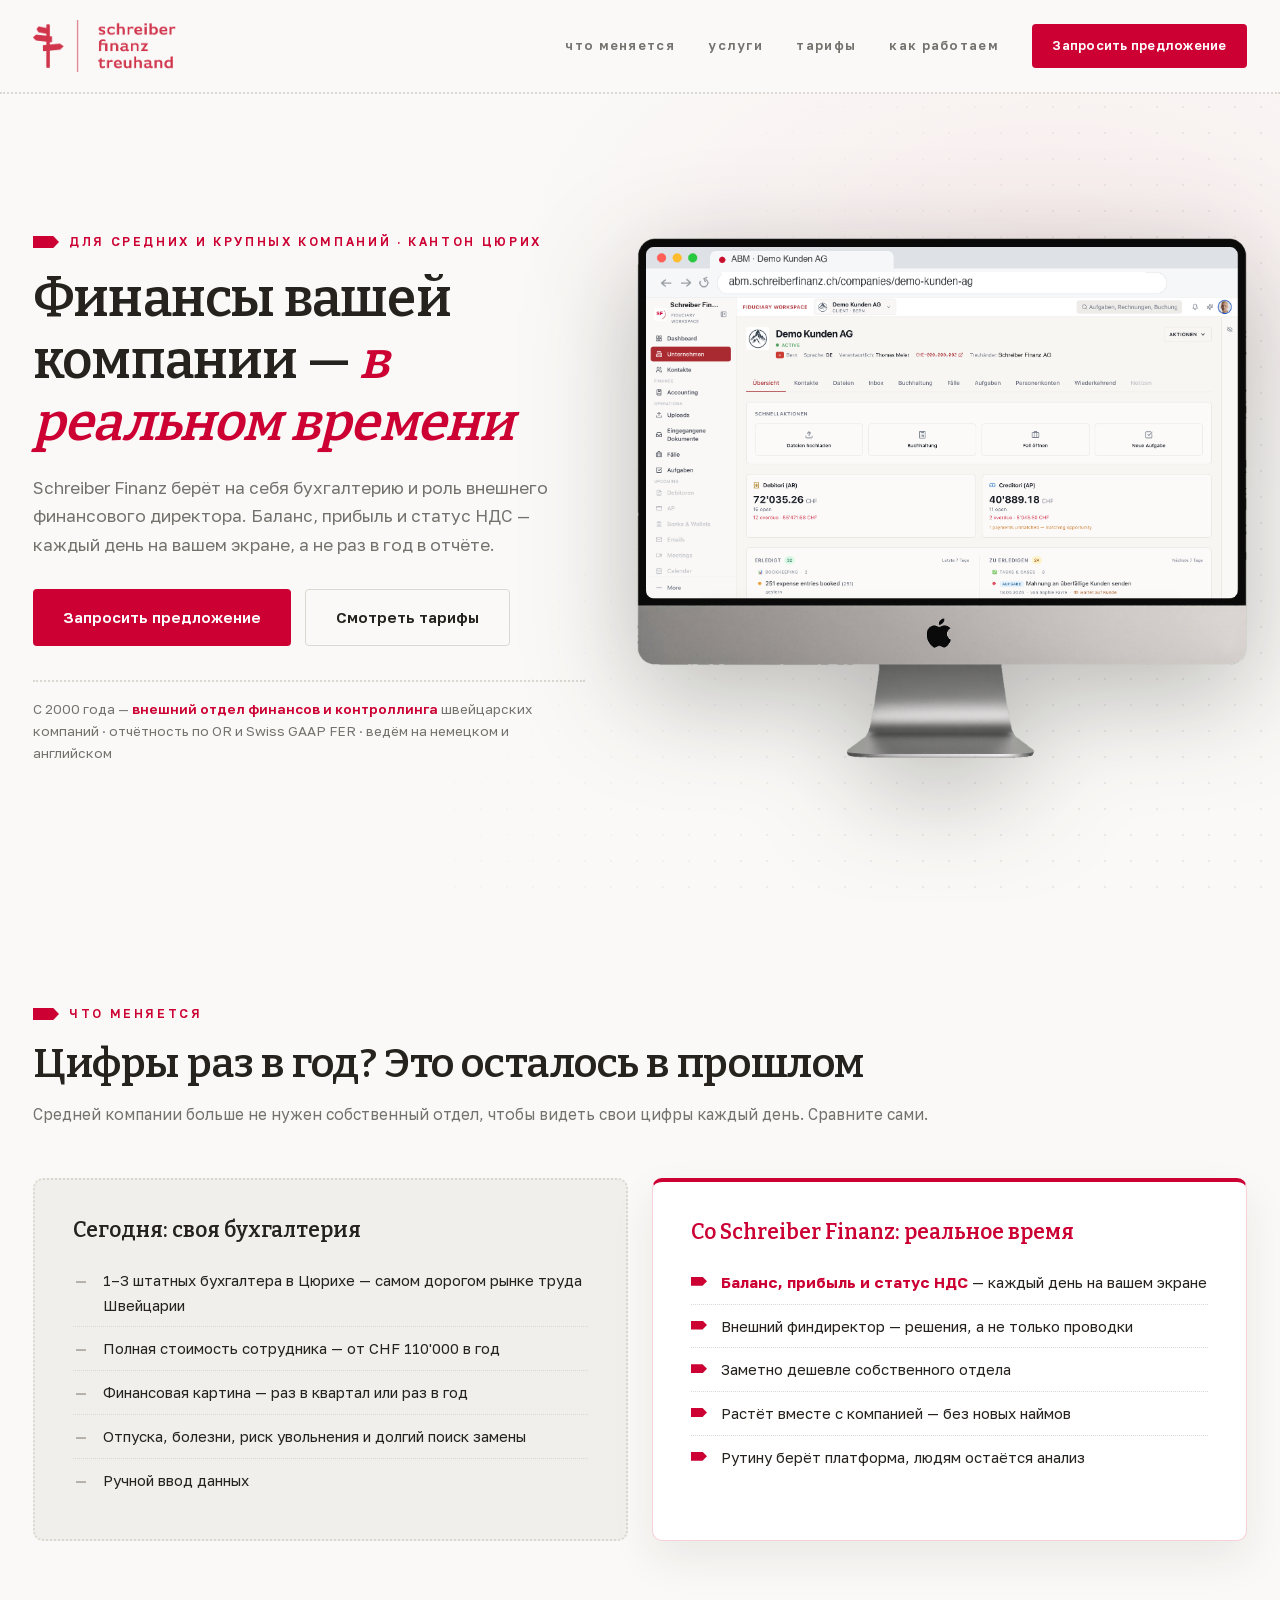
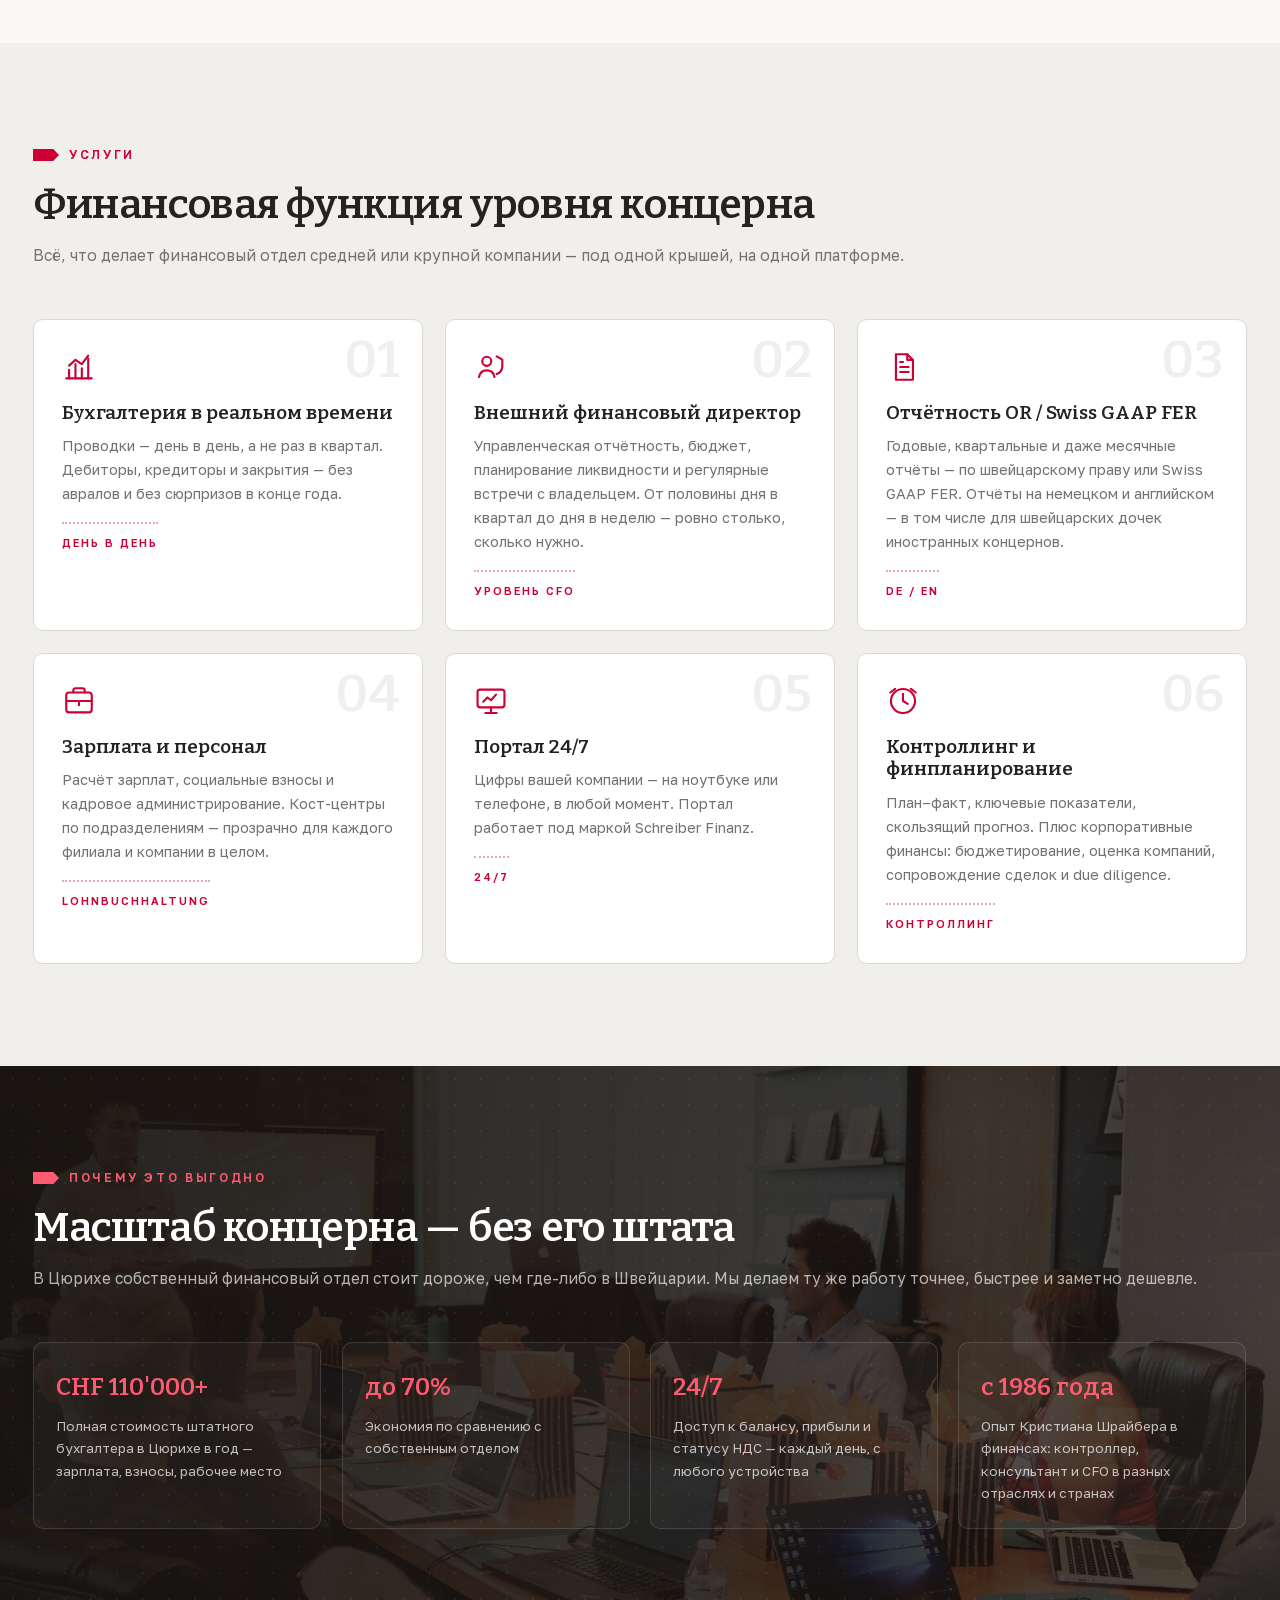
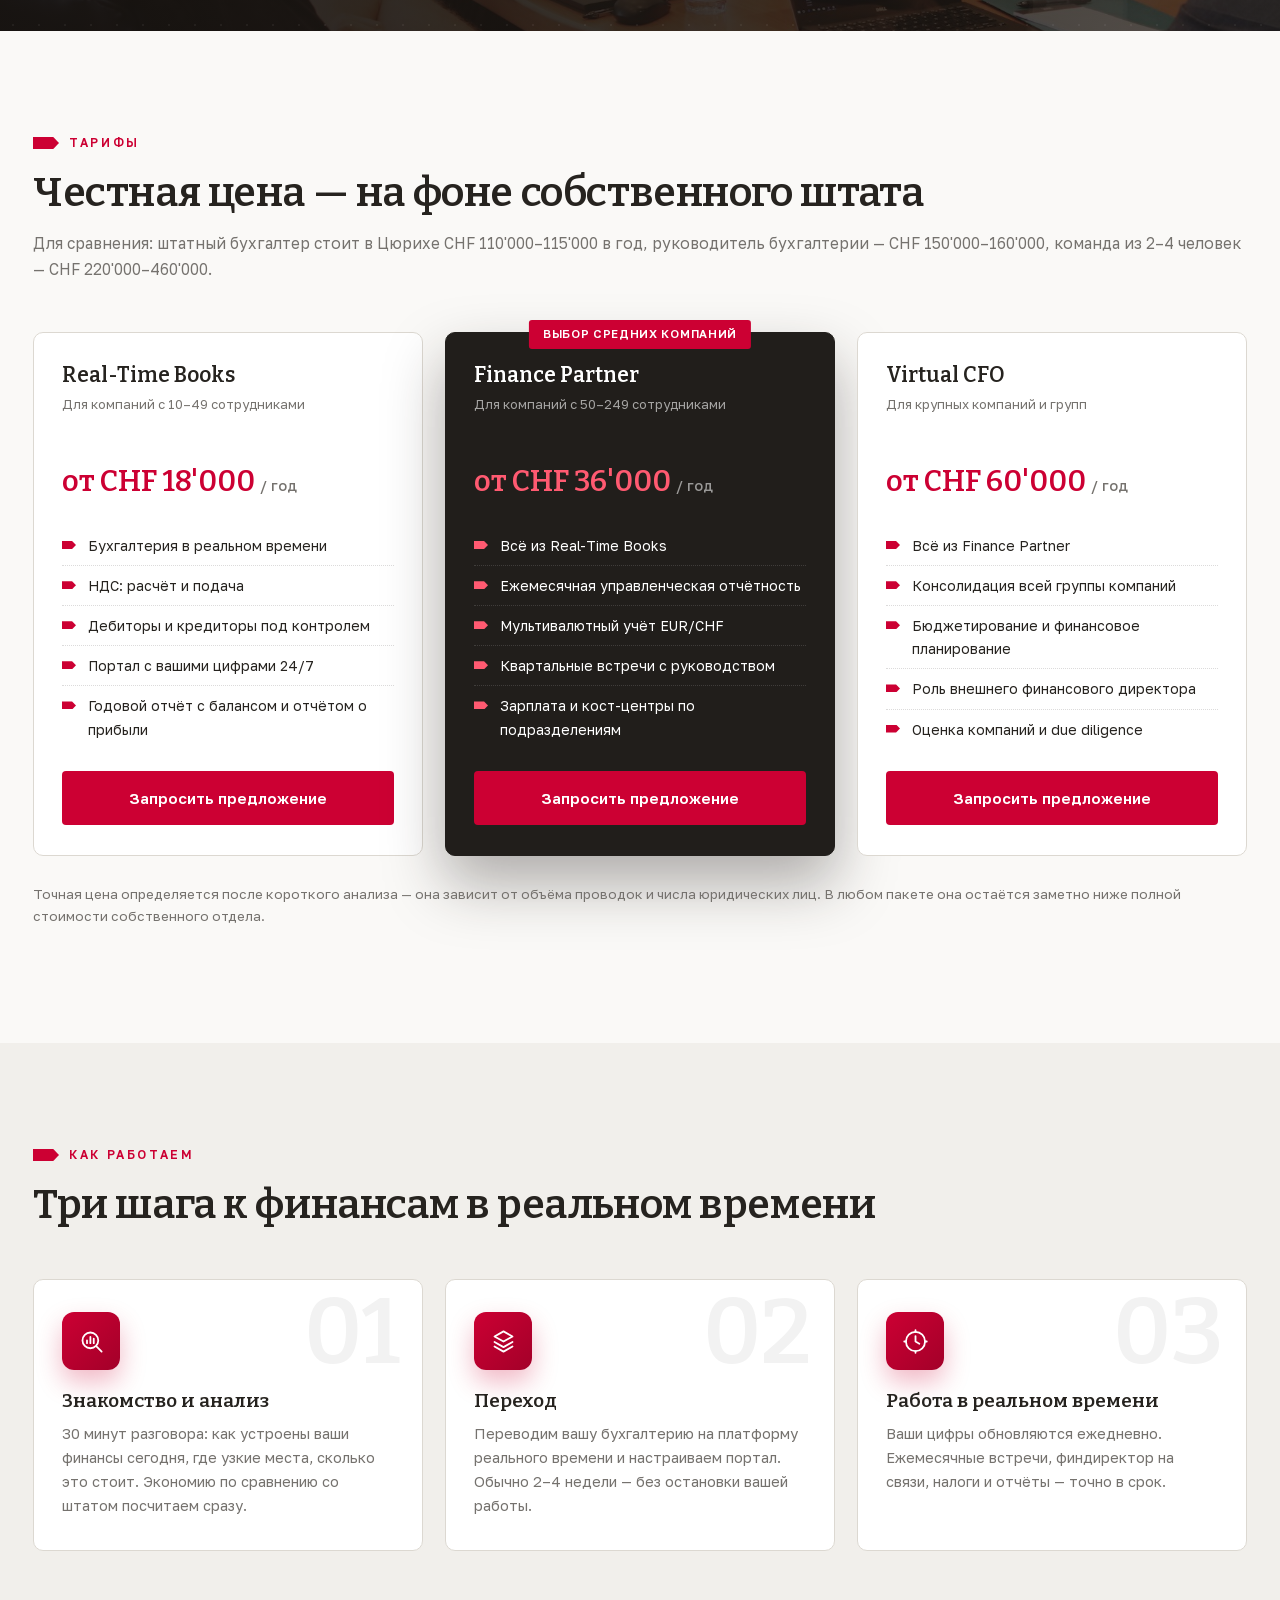
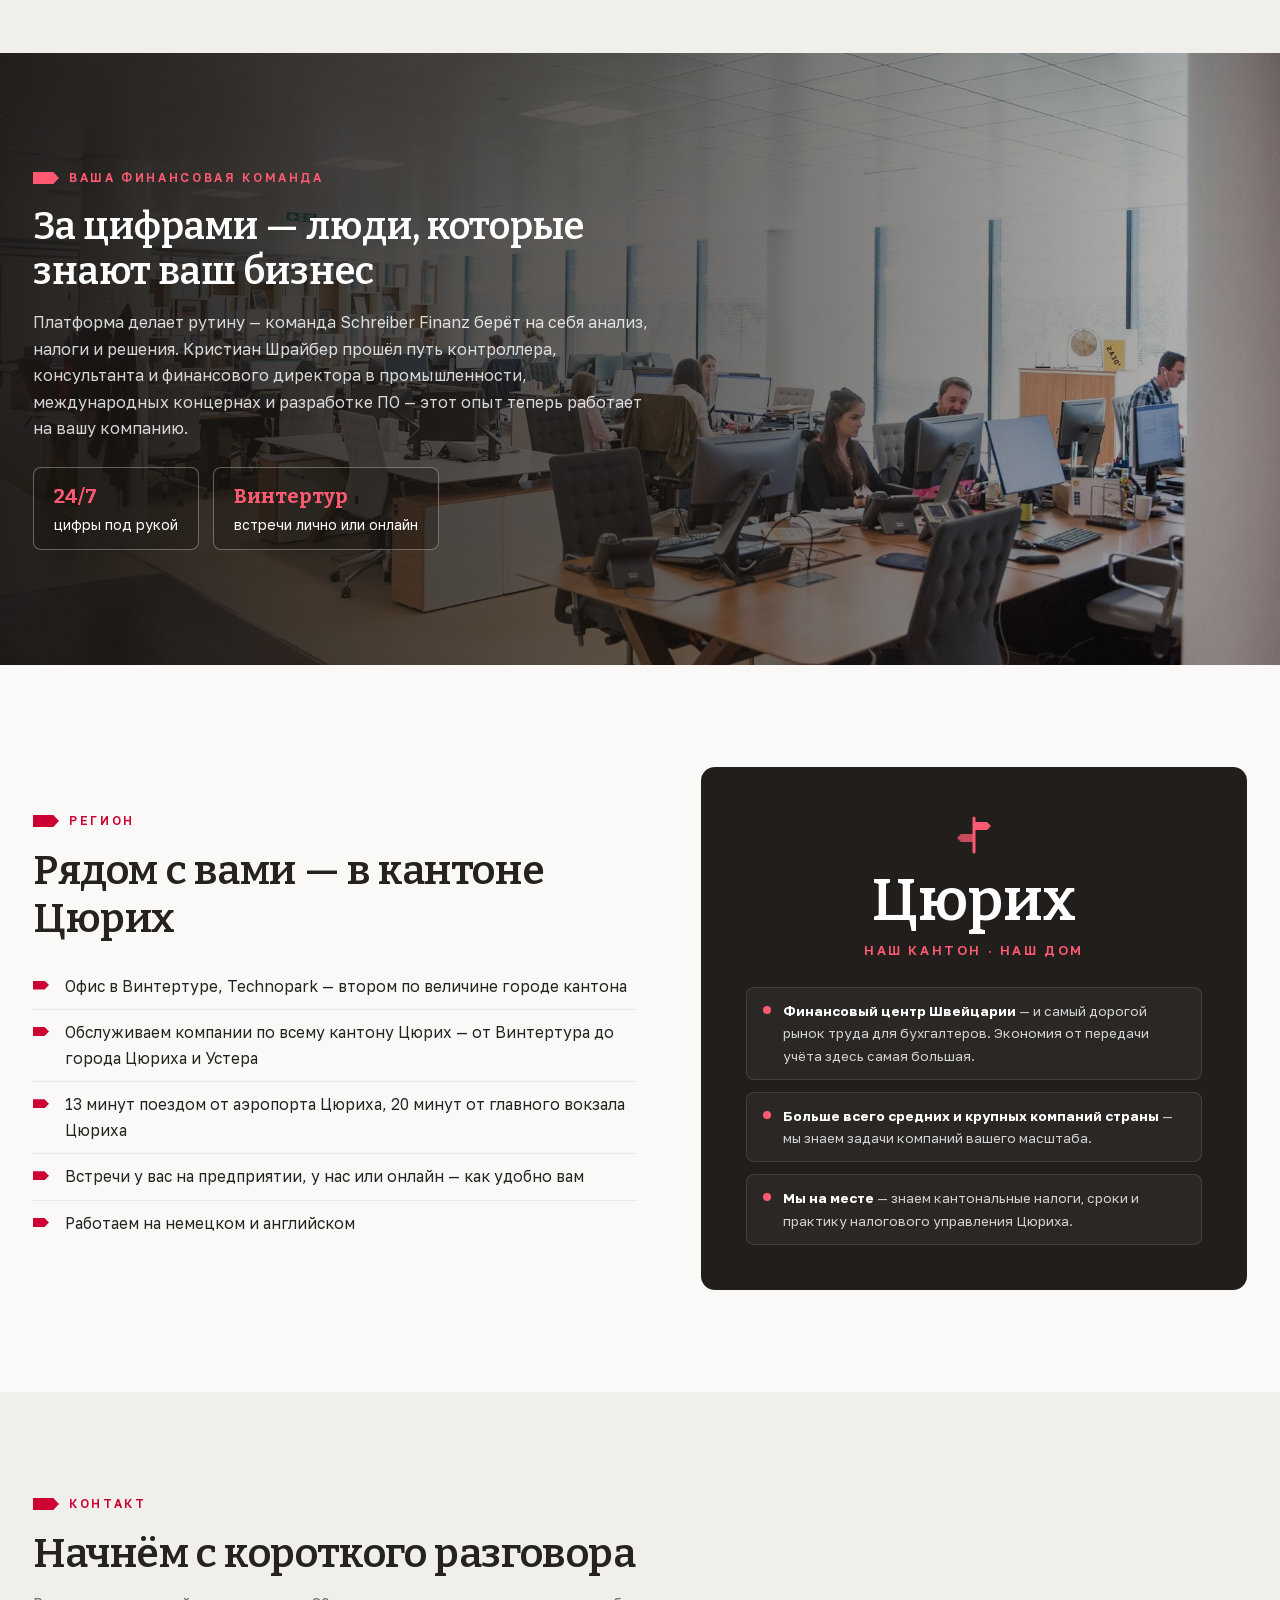
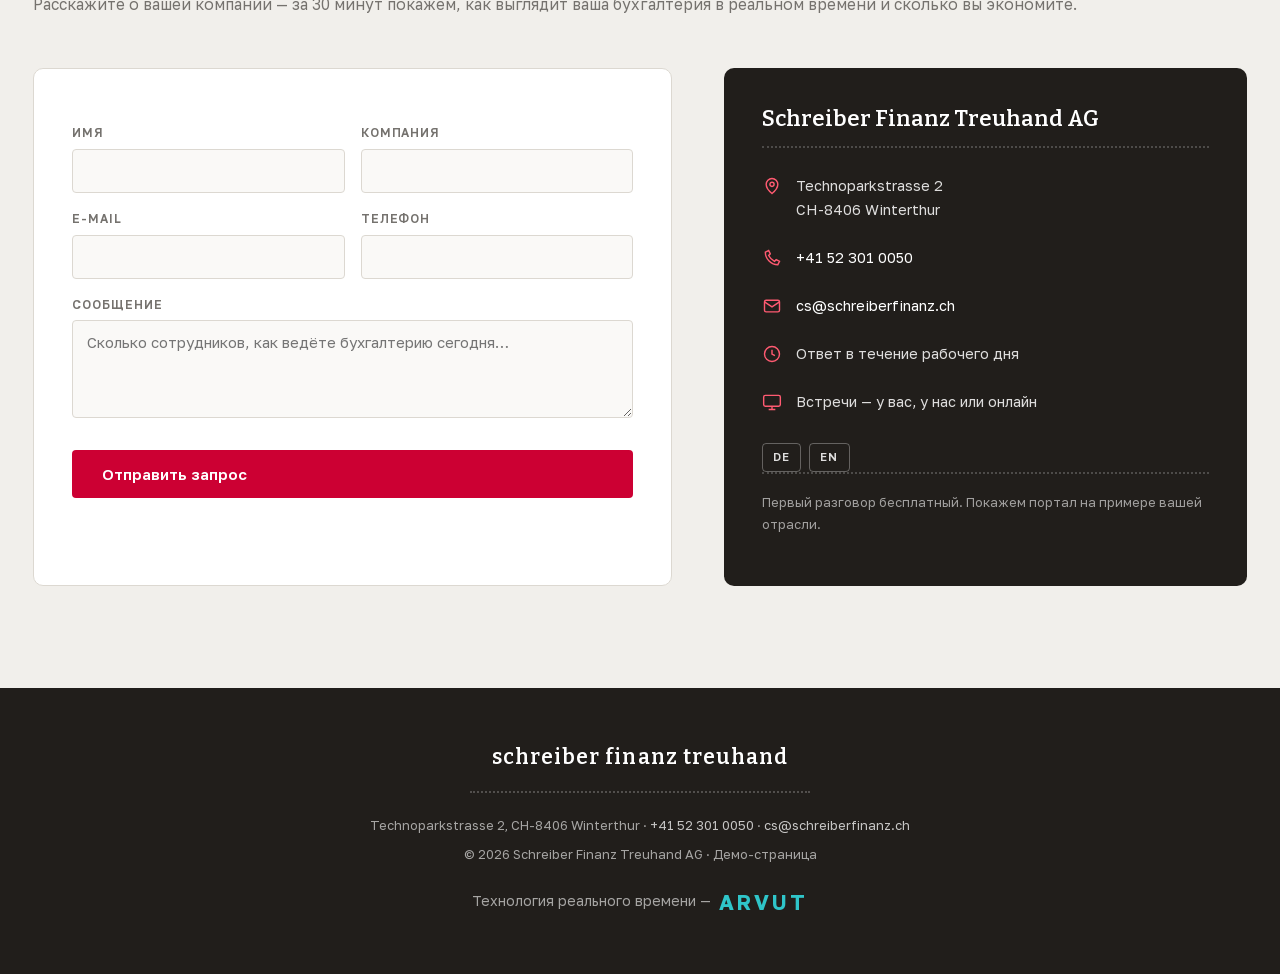
<file: ru.html>
<!doctype html>
<html lang="ru">
<head>
<meta charset="utf-8">
<meta name="viewport" content="width=device-width,initial-scale=1">
<title>Schreiber Finanz Treuhand AG — Финансы вашей компании в реальном времени | Цюрих</title>
<meta name="description" content="Schreiber Finanz Treuhand AG (Винтертур, кантон Цюрих): бухгалтерия в реальном времени и внешний финансовый директор для средних и крупных компаний. Баланс, прибыль и статус НДС — каждый день, а не раз в год.">
<style>
@import url('assets/fonts/fonts.css');
:root{
  --paper:#faf9f7; --cream:#f1efeb; --card:#ffffff;
  --ink:#26231f; --muted:#75726e; --soft-line:#dcd8d1;
  --red:#cc0033; --red-d:#a30029; --red-l:#ff5a71; --red-bg:#fbf3f4;
  --graphite:#211e1b; --graphite2:#2b2723;
  --arvut:#009b9f;
  --serif:'Bitter',Georgia,serif;
  --sans:'Golos Text',-apple-system,'Segoe UI',sans-serif;
}
*{box-sizing:border-box}
html{scroll-behavior:smooth}
body{margin:0;font-family:var(--sans);color:var(--ink);background:var(--paper);font-size:16px;line-height:1.65;-webkit-font-smoothing:antialiased}
img{max-width:100%}
a{color:inherit}
.wrap{max-width:1320px;margin:0 auto;padding:0 clamp(18px,2.6vw,34px)}
h1,h2,h3{font-family:var(--serif);line-height:1.18;margin:0}
.h2{font-size:clamp(28px,3.5vw,41px);font-weight:600;color:var(--ink);letter-spacing:-.01em}
.sub{color:var(--muted);margin:14px 0 0;font-size:clamp(15.5px,1.2vw,17.5px)}
/* фирменный мотив: пунктирная линия (как в их меню) */
.dotrule{border:0;border-top:2px dotted var(--soft-line);margin:0}
/* красный «указатель» — мотив логотипа-Wegweiser */
.eyebrow{display:flex;align-items:center;gap:10px;font-size:12px;font-weight:600;letter-spacing:.22em;text-transform:uppercase;color:var(--red);margin:0 0 16px}
.eyebrow::before{content:'';width:26px;height:12px;background:var(--red);clip-path:polygon(0 0,78% 0,100% 50%,78% 100%,0 100%);flex:none}
.btn{display:inline-flex;align-items:center;gap:10px;padding:15px 30px;border-radius:4px;font-weight:600;font-size:15px;text-decoration:none;transition:transform .18s ease,box-shadow .18s ease,background .18s ease,border-color .18s ease;cursor:pointer;border:0;font-family:var(--sans)}
.btn-r{background:var(--red);color:#fff}
.btn-r:hover{background:var(--red-d);transform:translateY(-2px);box-shadow:0 12px 28px rgba(204,0,51,.28)}
.btn-ghost{border:1.5px solid var(--soft-line);color:var(--ink);background:transparent}
.btn-ghost:hover{border-color:var(--ink)}
/* ======= ШАПКА ======= */
.nav{background:rgba(250,249,247,.92);backdrop-filter:blur(8px);position:sticky;top:0;z-index:20;border-bottom:2px dotted var(--soft-line)}
.nav .wrap{display:flex;justify-content:space-between;align-items:center;height:92px}
.nav img{height:52px;display:block}
.nav-links{display:flex;align-items:center;gap:clamp(18px,2.6vw,36px)}
.nav-links a{font-size:13px;font-weight:600;letter-spacing:.1em;text-transform:lowercase;text-decoration:none;color:var(--muted)}
.nav-links a:hover{color:var(--red)}
.nav-cta{background:var(--red);color:#fff!important;padding:11px 20px;border-radius:4px;text-transform:none!important;letter-spacing:.02em!important}
.nav-cta:hover{background:var(--red-d)}
/* ======= HERO ======= */
.hero{position:relative;background:
  radial-gradient(900px 480px at 82% 18%,rgba(204,0,51,.05) 0%,rgba(204,0,51,0) 60%),
  var(--paper);
  overflow:hidden}
.hero .dots{position:absolute;inset:0;background-image:radial-gradient(rgba(38,35,31,.075) 1.3px,transparent 1.3px);background-size:26px 26px;mask-image:linear-gradient(115deg,transparent 42%,#000 78%);-webkit-mask-image:linear-gradient(115deg,transparent 42%,#000 78%);pointer-events:none}
.hero-grid{position:relative;display:grid;grid-template-columns:.95fr 1.05fr;grid-template-rows:1fr;gap:clamp(28px,4vw,56px);align-items:center;min-height:calc(100svh - 92px);padding:clamp(26px,4vh,48px) 0}
.hero h1{font-size:clamp(33px,4.1vw,53px);font-weight:600;color:var(--ink);letter-spacing:-.015em}
.hero h1 em{font-style:italic;color:var(--red)}
.hero .lead{font-size:clamp(16px,1.35vw,19px);color:var(--muted);margin:20px 0 0}
.hero-cta{display:flex;gap:14px;flex-wrap:wrap;margin-top:30px}
.trust{margin-top:34px;padding-top:16px;border-top:2px dotted var(--soft-line)}
.trust p{margin:0;font-size:13.5px;color:var(--muted)}
.trust b{color:var(--red);font-weight:600}
/* монитор со скрином */
.imac-wrap{position:relative}
.imac-wrap::before{content:'';position:absolute;inset:-6% -5% -2% -5%;background:radial-gradient(58% 54% at 50% 44%,rgba(38,35,31,.16) 0%,rgba(38,35,31,0) 70%);pointer-events:none}
.imac-wrap img.imac{position:relative;width:100%;height:auto;display:block;filter:drop-shadow(0 30px 54px rgba(38,35,31,.3))}
/* ======= СЕКЦИИ ======= */
section{padding:clamp(56px,8vw,102px) 0}
.sec-head{margin-bottom:clamp(30px,4vw,50px)}
/* сдвиг */
.shift{display:grid;grid-template-columns:1fr 1fr;gap:24px}
.shift-card{border-radius:10px;padding:clamp(24px,3vw,38px);background:var(--card)}
.shift-card.now{background:var(--cream);border:2px dotted var(--soft-line)}
.shift-card.new{border:1px solid rgba(204,0,51,.18);border-top:4px solid var(--red);box-shadow:0 18px 44px rgba(38,35,31,.08)}
.shift-card h3{font-size:21px;font-weight:600;margin-bottom:16px}
.shift-card.new h3{color:var(--red)}
.shift-card ul{list-style:none;margin:0;padding:0}
.shift-card li{padding:9px 0 9px 30px;position:relative;font-size:15px;color:var(--ink);border-bottom:1px dotted var(--soft-line)}
.shift-card li:last-child{border-bottom:0}
.now li::before{content:'—';position:absolute;left:2px;color:#b3afa8;font-weight:700}
.new li::before{content:'';position:absolute;left:0;top:16px;width:16px;height:9px;background:var(--red);clip-path:polygon(0 0,72% 0,100% 50%,72% 100%,0 100%)}
.new li b{color:var(--red)}
/* услуги */
.svc-grid{display:grid;grid-template-columns:repeat(3,1fr);gap:22px}
.svc{position:relative;background:var(--card);border:1px solid var(--soft-line);border-radius:10px;padding:30px 28px 28px;transition:transform .2s ease,box-shadow .2s ease,border-color .2s ease;overflow:hidden}
.svc:hover{transform:translateY(-5px);box-shadow:0 22px 50px rgba(38,35,31,.12);border-color:rgba(204,0,51,.3)}
.svc .num{position:absolute;top:14px;right:22px;font-family:var(--serif);font-size:52px;font-weight:600;color:rgba(38,35,31,.07);line-height:1;user-select:none}
.svc svg.ic{width:34px;height:34px;stroke:var(--red);fill:none;stroke-width:1.5;stroke-linecap:round;stroke-linejoin:round;margin-bottom:18px;display:block}
.svc h3{font-size:19px;font-weight:600;margin:0 0 10px}
.svc p{margin:0;font-size:14.5px;color:var(--muted)}
.svc .tagline{display:inline-block;margin-top:16px;color:var(--red);font-size:11px;font-weight:600;letter-spacing:.18em;text-transform:uppercase;border-top:2px dotted rgba(204,0,51,.35);padding-top:10px}
/* тёмный баннер */
.bannerX{position:relative;background:url('assets/img/banner.jpg?v=1') center 42%/cover no-repeat;color:#fff;overflow:hidden}
.bannerX .veilx{position:absolute;inset:0;background:linear-gradient(100deg,rgba(24,20,17,.94) 0%,rgba(24,20,17,.86) 55%,rgba(24,20,17,.72) 100%)}
.bannerX .dots{position:absolute;inset:0;background-image:radial-gradient(rgba(255,255,255,.05) 1.3px,transparent 1.3px);background-size:26px 26px;pointer-events:none}
.bannerX .h2{color:#fff}
.bannerX .sub{color:rgba(255,255,255,.68)}
.bannerX .eyebrow{color:var(--red-l)}
.bannerX .eyebrow::before{background:var(--red-l)}
.stat-grid{position:relative;display:grid;grid-template-columns:repeat(4,1fr);gap:20px;margin-top:clamp(30px,4vw,48px)}
.stat{border:1px solid rgba(255,255,255,.13);border-radius:10px;padding:24px 22px;background:rgba(255,255,255,.035)}
.stat .n{font-family:var(--serif);font-size:clamp(22px,1.9vw,28px);font-weight:600;color:var(--red-l);white-space:nowrap}
.stat p{margin:8px 0 0;font-size:13.5px;color:rgba(255,255,255,.72)}
/* стоимость */
.anchor-strip{background:var(--red-bg);border:1px solid rgba(204,0,51,.15);border-left:5px solid var(--red);border-radius:8px;padding:20px 26px;margin-bottom:40px;font-size:15px;color:var(--ink)}
.anchor-strip b{color:var(--red)}
.price-grid{display:grid;grid-template-columns:repeat(3,1fr);gap:22px;align-items:stretch}
.price{background:var(--card);border:1px solid var(--soft-line);border-radius:10px;padding:30px 28px;display:flex;flex-direction:column;position:relative}
.price.feat{background:var(--graphite);color:#fff;border-color:var(--graphite);box-shadow:0 28px 60px rgba(33,30,27,.35)}
.price .tag{position:absolute;top:-13px;left:50%;transform:translateX(-50%);background:var(--red);color:#fff;font-size:11.5px;font-weight:600;letter-spacing:.06em;text-transform:uppercase;padding:5px 14px;border-radius:3px;white-space:nowrap}
.price h3{font-size:21px;font-weight:600}
.price .for{font-size:13px;color:var(--muted);margin:6px 0 14px}
.price.feat .for{color:rgba(255,255,255,.6)}
.price .amount{font-family:var(--serif);font-size:29px;font-weight:600;color:var(--red);margin-bottom:4px}
.price.feat .amount{color:var(--red-l)}
.price .amount small{font-size:.5em;font-family:var(--sans);font-weight:500;color:var(--muted)}
.price.feat .amount small{color:rgba(255,255,255,.55)}
.price ul{list-style:none;margin:16px 0 22px;padding:0;flex:1}
.price li{padding:8px 0 8px 26px;position:relative;font-size:14px;border-bottom:1px dotted rgba(38,35,31,.16)}
.price.feat li{border-bottom-color:rgba(255,255,255,.14)}
.price li:last-child{border:0}
.price li::before{content:'';position:absolute;left:0;top:15px;width:14px;height:8px;background:var(--red);clip-path:polygon(0 0,72% 0,100% 50%,72% 100%,0 100%)}
.price.feat li::before{background:var(--red-l)}
.price .btn{justify-content:center}
.price-note{margin-top:26px;font-size:13.5px;color:var(--muted)}
/* шаги */
.steps{display:grid;grid-template-columns:repeat(3,1fr);gap:22px}
.step{background:var(--card);border:1px solid var(--soft-line);border-radius:10px;padding:32px 28px;position:relative;overflow:hidden}
.step .wnum{position:absolute;top:2px;right:22px;font-family:var(--serif);font-size:92px;font-weight:600;line-height:1.1;color:rgba(38,35,31,.06);user-select:none}
.step .badge{width:58px;height:58px;border-radius:12px;background:linear-gradient(135deg,var(--red),var(--red-d));box-shadow:0 12px 26px rgba(204,0,51,.28);display:flex;align-items:center;justify-content:center;margin-bottom:20px}
.step .badge svg{width:27px;height:27px;stroke:#fff;fill:none;stroke-width:1.6;stroke-linecap:round;stroke-linejoin:round}
.step h3{font-size:19px;font-weight:600;margin-bottom:10px}
.step p{margin:0;font-size:14.5px;color:var(--muted)}
/* фото-блок */
.photo{position:relative;background:url('assets/img/team.jpg?v=3') center 68%/cover no-repeat;color:#fff}
.photo .veil{position:absolute;inset:0;background:linear-gradient(90deg,rgba(24,20,17,.94) 0%,rgba(24,20,17,.66) 52%,rgba(24,20,17,.28) 100%)}
.photo .wrap{position:relative}
.photo h3{font-size:clamp(26px,3.2vw,38px);font-weight:600;color:#fff;max-width:640px}
.photo p{max-width:620px;color:rgba(255,255,255,.82)}
.photo .eyebrow{color:var(--red-l)}
.photo .eyebrow::before{background:var(--red-l)}
.photo .chips{display:flex;gap:14px;margin-top:26px;flex-wrap:wrap}
.photo .chip{border:1px solid rgba(255,255,255,.32);border-radius:8px;padding:12px 20px;font-size:14px;background:rgba(24,20,17,.35)}
.photo .chip b{font-family:var(--serif);font-size:20px;color:var(--red-l);display:block}
/* регион */
.region{display:grid;grid-template-columns:1.05fr .95fr;gap:clamp(30px,5vw,70px);align-items:center}
.region ul{list-style:none;padding:0;margin:20px 0 0}
.region li{padding:10px 0 10px 32px;position:relative;font-size:15.5px;border-bottom:1px dotted var(--soft-line)}
.region li:last-child{border:0}
.region li::before{content:'';position:absolute;left:0;top:17px;width:16px;height:9px;background:var(--red);clip-path:polygon(0 0,72% 0,100% 50%,72% 100%,0 100%)}
.zh-card{position:relative;background:var(--graphite);border-radius:14px;padding:clamp(30px,3.5vw,48px);color:#fff;overflow:hidden;text-align:center}
.zh-card .signpost{width:44px;margin:0 auto 14px;display:block}
.zh-card .zh{font-family:var(--serif);font-weight:600;font-size:clamp(44px,4.6vw,60px);color:#fff;line-height:1.05}
.zh-card .zh-sub{color:var(--red-l);font-size:13px;letter-spacing:.2em;text-transform:uppercase;font-weight:600;margin-top:8px}
.zh-facts{margin-top:26px;display:grid;gap:12px;text-align:left}
.zh-fact{display:flex;gap:12px;align-items:flex-start;background:rgba(255,255,255,.045);border:1px solid rgba(255,255,255,.11);border-radius:8px;padding:12px 16px;font-size:13.5px;color:rgba(255,255,255,.8)}
.zh-fact b{color:#fff}
.zh-fact .d{width:8px;height:8px;border-radius:50%;background:var(--red-l);margin-top:6px;flex:none}
/* контакт */
.contact{display:grid;grid-template-columns:1.1fr .9fr;gap:clamp(28px,4vw,56px);align-items:stretch}
.form{background:var(--card);border:1px solid var(--soft-line);border-radius:10px;padding:clamp(24px,3vw,38px)}
.form label{display:block;font-size:12px;font-weight:600;letter-spacing:.08em;text-transform:uppercase;color:var(--muted);margin:16px 0 6px}
.form input,.form textarea{width:100%;border:1.5px solid var(--soft-line);border-radius:4px;padding:12px 14px;font-family:var(--sans);font-size:15px;color:var(--ink);background:var(--paper);outline:none;transition:border .15s}
.form input:focus,.form textarea:focus{border-color:var(--red)}
.form .row2{display:grid;grid-template-columns:1fr 1fr;gap:16px}
.form button{margin-top:24px;width:100%}
.c-card{background:var(--graphite);color:#fff;border-radius:10px;padding:clamp(26px,3vw,38px);position:relative;overflow:hidden;display:flex;flex-direction:column}
.c-card .c-note{margin-top:auto;padding-top:18px;border-top:2px dotted rgba(255,255,255,.2);font-size:13px;color:rgba(255,255,255,.58)}
.c-card h3{color:#fff;font-size:22px;font-weight:600;margin-bottom:14px;padding-bottom:14px;border-bottom:2px dotted rgba(255,255,255,.2)}
.c-row{display:flex;gap:14px;align-items:flex-start;padding:12px 0;font-size:14.5px;color:rgba(255,255,255,.85)}
.c-row svg{width:20px;height:20px;stroke:var(--red-l);fill:none;stroke-width:1.7;flex:none;margin-top:2px}
.c-row a{color:#fff;text-decoration:none}
.c-row a:hover{color:var(--red-l)}
.c-langs{margin-top:18px;display:flex;gap:8px;flex-wrap:wrap}
.c-langs span{font-size:11.5px;font-weight:600;letter-spacing:.1em;border:1px solid rgba(255,255,255,.3);border-radius:4px;padding:4px 10px;color:rgba(255,255,255,.85)}
/* футер */
footer{background:var(--graphite);color:rgba(255,255,255,.6);padding:52px 0 40px;position:relative;overflow:hidden}
.f-mark{font-family:var(--serif);font-weight:600;font-size:21px;letter-spacing:.05em;color:#fff;text-align:center}
.f-rule{max-width:340px;margin:16px auto 22px;border-top:2px dotted rgba(255,255,255,.22)}
footer .meta{text-align:center;font-size:13px;margin:0}
footer .meta a{color:rgba(255,255,255,.75);text-decoration:none}
footer .credit{text-align:center;margin-top:20px;font-size:14px}
footer .credit a{color:#2fc5c9;font-weight:700;text-decoration:none;font-size:21px;letter-spacing:.14em;text-transform:uppercase;vertical-align:middle;margin-left:4px}
/* reveal */
.reveal{opacity:0;transform:translateY(26px);transition:opacity .75s cubic-bezier(.22,.61,.36,1),transform .75s cubic-bezier(.22,.61,.36,1);will-change:opacity,transform}
.reveal.in{opacity:1;transform:none}
@media(prefers-reduced-motion:reduce){*{animation:none!important;transition:none!important}.reveal{opacity:1;transform:none}}
/* ======= МОБАЙЛ ======= */
@media(max-width:960px){
  .nav-links a:not(.nav-cta){display:none}
  .nav .wrap{height:64px}
  .nav img{height:38px}
  .nav-cta{padding:9px 14px;font-size:12px;white-space:nowrap}
  .hero-grid{grid-template-columns:1fr;grid-template-rows:auto;min-height:0;padding:40px 0 54px;gap:40px}
  .hero h1{font-size:clamp(31px,8.4vw,40px)}
  .shift,.svc-grid,.price-grid,.steps{grid-template-columns:1fr}
  .stat-grid{grid-template-columns:1fr 1fr}
  .region,.contact{grid-template-columns:1fr}
  .form .row2{grid-template-columns:1fr}
}
@media(max-width:520px){.stat-grid{grid-template-columns:1fr}}
</style>
</head>
<body>

<!-- меню -->
<nav class="nav">
  <div class="wrap">
    <a href="#top"><img src="assets/img/logo-schreiber.png?v=1" alt="Schreiber Finanz Treuhand AG"></a>
    <div class="nav-links">
      <a href="#shift">что меняется</a>
      <a href="#services">услуги</a>
      <a href="#pricing">тарифы</a>
      <a href="#how">как работаем</a>
      <a href="#contact" class="nav-cta">Запросить предложение</a>
    </div>
  </div>
</nav>

<!-- HERO -->
<header class="hero" id="top">
  <div class="dots"></div>
  <div class="wrap">
    <div class="hero-grid">
      <div class="reveal">
        <p class="eyebrow">Для средних и крупных компаний · кантон Цюрих</p>
        <h1>Финансы вашей компании&nbsp;— <em>в реальном времени</em></h1>
        <p class="lead">Schreiber Finanz берёт на себя бухгалтерию и роль внешнего финансового
        директора. Баланс, прибыль и статус НДС — каждый день на вашем экране, а не раз в год
        в отчёте.</p>
        <div class="hero-cta">
          <a class="btn btn-r" href="#contact">Запросить предложение</a>
          <a class="btn btn-ghost" href="#pricing">Смотреть тарифы</a>
        </div>
        <div class="trust">
          <p>С 2000 года — <b>внешний отдел финансов и контроллинга</b> швейцарских компаний ·
          отчётность по OR и Swiss GAAP FER · ведём на немецком и английском</p>
        </div>
      </div>
      <div class="imac-wrap reveal">
        <img class="imac" src="assets/img/imac-schreiber.png?v=2" alt="Портал реального времени — баланс, дебиторы и кредиторы на экране">
      </div>
    </div>
  </div>
</header>

<!-- СДВИГ -->
<section id="shift">
  <div class="wrap">
    <div class="sec-head reveal">
      <p class="eyebrow">Что меняется</p>
      <h2 class="h2">Цифры раз в год? Это осталось в прошлом</h2>
      <p class="sub">Средней компании больше не нужен собственный отдел, чтобы видеть свои цифры
      каждый день. Сравните сами.</p>
    </div>
    <div class="shift">
      <div class="shift-card now reveal">
        <h3>Сегодня: своя бухгалтерия</h3>
        <ul>
          <li>1–3 штатных бухгалтера в Цюрихе — самом дорогом рынке труда Швейцарии</li>
          <li>Полная стоимость сотрудника — от CHF 110'000 в год</li>
          <li>Финансовая картина — раз в квартал или раз в год</li>
          <li>Отпуска, болезни, риск увольнения и долгий поиск замены</li>
          <li>Ручной ввод данных</li>
        </ul>
      </div>
      <div class="shift-card new reveal">
        <h3>Со Schreiber Finanz: реальное время</h3>
        <ul>
          <li><b>Баланс, прибыль и статус НДС</b> — каждый день на вашем экране</li>
          <li>Внешний финдиректор — решения, а не только проводки</li>
          <li>Заметно дешевле собственного отдела</li>
          <li>Растёт вместе с компанией — без новых наймов</li>
          <li>Рутину берёт платформа, людям остаётся анализ</li>
        </ul>
      </div>
    </div>
  </div>
</section>

<!-- УСЛУГИ -->
<section id="services" style="background:var(--cream)">
  <div class="wrap">
    <div class="sec-head reveal">
      <p class="eyebrow">Услуги</p>
      <h2 class="h2">Финансовая функция уровня концерна</h2>
      <p class="sub">Всё, что делает финансовый отдел средней или крупной компании — под одной
      крышей, на одной платформе.</p>
    </div>
    <div class="svc-grid">
      <div class="svc reveal">
        <span class="num">01</span>
        <svg class="ic" viewBox="0 0 24 24"><path d="M3 20h18"/><path d="M5 20v-6M9.5 20v-10M14 20v-7M18.5 20V6"/><path d="M5 11l4.5-4 4.5 3 4.5-6"/></svg>
        <h3>Бухгалтерия в реальном времени</h3>
        <p>Проводки — день в день, а не раз в квартал. Дебиторы, кредиторы и закрытия — без
        авралов и без сюрпризов в конце года.</p>
        <span class="tagline">День в день</span>
      </div>
      <div class="svc reveal">
        <span class="num">02</span>
        <svg class="ic" viewBox="0 0 24 24"><circle cx="9" cy="8" r="3.2"/><path d="M3.5 19c.6-3 2.8-4.6 5.5-4.6s4.9 1.6 5.5 4.6"/><path d="M16 4.5l4 2.3v4.6c0 2.8-1.7 4.6-4 5.6"/></svg>
        <h3>Внешний финансовый директор</h3>
        <p>Управленческая отчётность, бюджет, планирование ликвидности и регулярные встречи
        с владельцем. От половины дня в квартал до дня в неделю — ровно столько, сколько нужно.</p>
        <span class="tagline">Уровень CFO</span>
      </div>
      <div class="svc reveal">
        <span class="num">03</span>
        <svg class="ic" viewBox="0 0 24 24"><path d="M7 3h8l4 4v14H7z"/><path d="M15 3v4h4"/><path d="M10 12h6M10 15.5h6M10 8.5h2"/></svg>
        <h3>Отчётность OR / Swiss GAAP FER</h3>
        <p>Годовые, квартальные и даже месячные отчёты — по швейцарскому праву или Swiss GAAP FER.
        Отчёты на немецком и английском — в том числе для швейцарских дочек иностранных концернов.</p>
        <span class="tagline">DE / EN</span>
      </div>
      <div class="svc reveal">
        <span class="num">04</span>
        <svg class="ic" viewBox="0 0 24 24"><rect x="3" y="6" width="18" height="14" rx="2"/><path d="M8 6V4.5A1.5 1.5 0 0 1 9.5 3h5A1.5 1.5 0 0 1 16 4.5V6"/><path d="M3 12h18M12 12v3"/></svg>
        <h3>Зарплата и персонал</h3>
        <p>Расчёт зарплат, социальные взносы и кадровое администрирование. Кост-центры по
        подразделениям — прозрачно для каждого филиала и компании в целом.</p>
        <span class="tagline">Lohnbuchhaltung</span>
      </div>
      <div class="svc reveal">
        <span class="num">05</span>
        <svg class="ic" viewBox="0 0 24 24"><rect x="2.5" y="4" width="19" height="12.5" rx="1.8"/><path d="M8 20.5h8M12 16.5v4"/><path d="M6.5 12.5l3-3 2.5 2 3.5-4"/></svg>
        <h3>Портал 24/7</h3>
        <p>Цифры вашей компании — на ноутбуке или телефоне, в любой момент. Портал работает
        под маркой Schreiber Finanz.</p>
        <span class="tagline">24/7</span>
      </div>
      <div class="svc reveal">
        <span class="num">06</span>
        <svg class="ic" viewBox="0 0 24 24"><circle cx="12" cy="12" r="8.5"/><path d="M12 7v5l3.4 2"/><path d="M17.5 3.5L21 6M6.5 3.5L3 6"/></svg>
        <h3>Контроллинг и финпланирование</h3>
        <p>План–факт, ключевые показатели, скользящий прогноз. Плюс корпоративные финансы:
        бюджетирование, оценка компаний, сопровождение сделок и due diligence.</p>
        <span class="tagline">Контроллинг</span>
      </div>
    </div>
  </div>
</section>

<!-- БАННЕР ПРЕИМУЩЕСТВ -->
<section class="bannerX">
  <div class="veilx"></div>
  <div class="dots"></div>
  <div class="wrap" style="position:relative">
    <div class="sec-head reveal">
      <p class="eyebrow">Почему это выгодно</p>
      <h2 class="h2">Масштаб концерна — без его штата</h2>
      <p class="sub">В Цюрихе собственный финансовый отдел стоит дороже, чем где-либо в Швейцарии.
      Мы делаем ту же работу точнее, быстрее и заметно дешевле.</p>
    </div>
    <div class="stat-grid">
      <div class="stat reveal"><div class="n">CHF 110'000+</div><p>Полная стоимость штатного бухгалтера в Цюрихе в год — зарплата, взносы, рабочее место</p></div>
      <div class="stat reveal"><div class="n">до 70%</div><p>Экономия по сравнению с собственным отделом</p></div>
      <div class="stat reveal"><div class="n">24/7</div><p>Доступ к балансу, прибыли и статусу НДС — каждый день, с любого устройства</p></div>
      <div class="stat reveal"><div class="n">с 1986 года</div><p>Опыт Кристиана Шрайбера в финансах: контроллер, консультант и CFO в разных отраслях и странах</p></div>
    </div>
  </div>
</section>

<!-- СТОИМОСТЬ -->
<section id="pricing">
  <div class="wrap">
    <div class="sec-head reveal">
      <p class="eyebrow">Тарифы</p>
      <h2 class="h2">Честная цена — на фоне собственного штата</h2>
      <p class="sub">Для сравнения: штатный бухгалтер стоит в Цюрихе CHF 110'000–115'000 в год,
      руководитель бухгалтерии — CHF 150'000–160'000, команда из 2–4 человек — CHF 220'000–460'000.</p>
    </div>
    <div class="price-grid">
      <div class="price reveal">
        <h3>Real-Time Books</h3>
        <p class="for">Для компаний с 10–49 сотрудниками</p>
        <p class="amount">от CHF 18'000 <small>/ год</small></p>
        <ul>
          <li>Бухгалтерия в реальном времени</li>
          <li>НДС: расчёт и подача</li>
          <li>Дебиторы и кредиторы под контролем</li>
          <li>Портал с вашими цифрами 24/7</li>
          <li>Годовой отчёт с балансом и отчётом о прибыли</li>
        </ul>
        <a class="btn btn-r" href="#contact">Запросить предложение</a>
      </div>
      <div class="price feat reveal">
        <span class="tag">Выбор средних компаний</span>
        <h3>Finance Partner</h3>
        <p class="for">Для компаний с 50–249 сотрудниками</p>
        <p class="amount">от CHF 36'000 <small>/ год</small></p>
        <ul>
          <li>Всё из Real-Time Books</li>
          <li>Ежемесячная управленческая отчётность</li>
          <li>Мультивалютный учёт EUR/CHF</li>
          <li>Квартальные встречи с руководством</li>
          <li>Зарплата и кост-центры по подразделениям</li>
        </ul>
        <a class="btn btn-r" href="#contact">Запросить предложение</a>
      </div>
      <div class="price reveal">
        <h3>Virtual CFO</h3>
        <p class="for">Для крупных компаний и групп</p>
        <p class="amount">от CHF 60'000 <small>/ год</small></p>
        <ul>
          <li>Всё из Finance Partner</li>
          <li>Консолидация всей группы компаний</li>
          <li>Бюджетирование и финансовое планирование</li>
          <li>Роль внешнего финансового директора</li>
          <li>Оценка компаний и due diligence</li>
        </ul>
        <a class="btn btn-r" href="#contact">Запросить предложение</a>
      </div>
    </div>
    <p class="price-note reveal">Точная цена определяется после короткого анализа — она зависит от
    объёма проводок и числа юридических лиц. В любом пакете она остаётся заметно ниже полной
    стоимости собственного отдела.</p>
  </div>
</section>

<!-- КАК РАБОТАЕМ -->
<section id="how" style="background:var(--cream);padding-bottom:0">
  <div class="wrap">
    <div class="sec-head reveal">
      <p class="eyebrow">Как работаем</p>
      <h2 class="h2">Три шага к финансам в реальном времени</h2>
    </div>
    <div class="steps">
      <div class="step reveal">
        <span class="wnum">01</span>
        <div class="badge"><svg viewBox="0 0 24 24"><circle cx="11" cy="11" r="7"/><path d="M21 21l-4.6-4.6"/><path d="M8 13.5v-2.5M11 13.5V8M14 13.5v-4"/></svg></div>
        <h3>Знакомство и анализ</h3>
        <p>30 минут разговора: как устроены ваши финансы сегодня, где узкие места, сколько это
        стоит. Экономию по сравнению со штатом посчитаем сразу.</p>
      </div>
      <div class="step reveal">
        <span class="wnum">02</span>
        <div class="badge"><svg viewBox="0 0 24 24"><path d="M12 3l8 4.5-8 4.5-8-4.5L12 3z"/><path d="M4 12.5l8 4.5 8-4.5"/><path d="M4 16.5l8 4.5 8-4.5"/></svg></div>
        <h3>Переход</h3>
        <p>Переводим вашу бухгалтерию на платформу реального времени и настраиваем портал.
        Обычно 2–4 недели — без остановки вашей работы.</p>
      </div>
      <div class="step reveal">
        <span class="wnum">03</span>
        <div class="badge"><svg viewBox="0 0 24 24"><circle cx="12" cy="12" r="8.5"/><path d="M12 7.2V12l3.4 2"/><path d="M12 3.5V2M20.5 12H22M12 20.5V22M3.5 12H2"/></svg></div>
        <h3>Работа в реальном времени</h3>
        <p>Ваши цифры обновляются ежедневно. Ежемесячные встречи, финдиректор на связи,
        налоги и отчёты — точно в срок.</p>
      </div>
    </div>
  </div>
  <div style="height:clamp(56px,8vw,104px)"></div>
  <!-- ФОТО-БЛОК -->
  <div class="photo">
    <div class="veil"></div>
    <div class="wrap" style="padding-top:clamp(64px,9vw,120px);padding-bottom:clamp(64px,9vw,120px)">
      <div class="reveal">
        <p class="eyebrow">Ваша финансовая команда</p>
        <h3>За цифрами — люди, которые знают ваш бизнес</h3>
        <p style="margin-top:16px">Платформа делает рутину — команда Schreiber Finanz берёт на себя
        анализ, налоги и решения. Кристиан Шрайбер прошёл путь контроллера, консультанта и
        финансового директора в промышленности, международных концернах и разработке ПО —
        этот опыт теперь работает на вашу компанию.</p>
        <div class="chips">
          <div class="chip"><b>24/7</b>цифры под рукой</div>
          <div class="chip"><b>Винтертур</b>встречи лично или онлайн</div>
        </div>
      </div>
    </div>
  </div>
</section>

<!-- РЕГИОН -->
<section id="region">
  <div class="wrap">
    <div class="region">
      <div class="reveal">
        <p class="eyebrow">Регион</p>
        <h2 class="h2">Рядом с вами — в кантоне Цюрих</h2>
        <ul>
          <li>Офис в Винтертуре, Technopark — втором по величине городе кантона</li>
          <li>Обслуживаем компании по всему кантону Цюрих — от Винтертура до города Цюриха и Устера</li>
          <li>13 минут поездом от аэропорта Цюриха, 20 минут от главного вокзала Цюриха</li>
          <li>Встречи у вас на предприятии, у нас или онлайн — как удобно вам</li>
          <li>Работаем на немецком и английском</li>
        </ul>
      </div>
      <div class="zh-card reveal">
        <svg class="signpost" viewBox="0 0 44 44" aria-hidden="true">
          <path d="M22 6v34" stroke="#ff5a71" stroke-width="3" stroke-linecap="round"/>
          <path d="M22 10h13l4 4-4 4H22z" fill="#ff5a71"/>
          <path d="M22 22H9l-4 4 4 4h13z" fill="#ff5a71" opacity=".75"/>
        </svg>
        <div class="zh">Цюрих</div>
        <div class="zh-sub">Наш кантон · наш дом</div>
        <div class="zh-facts">
          <div class="zh-fact"><span class="d"></span><span><b>Финансовый центр Швейцарии</b> — и самый дорогой рынок труда для бухгалтеров. Экономия от передачи учёта здесь самая большая.</span></div>
          <div class="zh-fact"><span class="d"></span><span><b>Больше всего средних и крупных компаний страны</b> — мы знаем задачи компаний вашего масштаба.</span></div>
          <div class="zh-fact"><span class="d"></span><span><b>Мы на месте</b> — знаем кантональные налоги, сроки и практику налогового управления Цюриха.</span></div>
        </div>
      </div>
    </div>
  </div>
</section>

<!-- КОНТАКТ -->
<section id="contact" style="background:var(--cream)">
  <div class="wrap">
    <div class="sec-head reveal">
      <p class="eyebrow">Контакт</p>
      <h2 class="h2">Начнём с короткого разговора</h2>
      <p class="sub">Расскажите о вашей компании — за 30 минут покажем, как выглядит ваша
      бухгалтерия в реальном времени и сколько вы экономите.</p>
    </div>
    <div class="contact">
      <form class="form reveal" onsubmit="event.preventDefault();this.querySelector('button').textContent='Спасибо! Мы свяжемся с вами.';">
        <div class="row2">
          <div><label>Имя</label><input type="text" name="name" required></div>
          <div><label>Компания</label><input type="text" name="company"></div>
        </div>
        <div class="row2">
          <div><label>E-mail</label><input type="email" name="email" required></div>
          <div><label>Телефон</label><input type="tel" name="phone"></div>
        </div>
        <label>Сообщение</label>
        <textarea rows="4" name="msg" placeholder="Сколько сотрудников, как ведёте бухгалтерию сегодня…"></textarea>
        <button class="btn btn-r" type="submit">Отправить запрос</button>
      </form>
      <div class="c-card reveal">
        <h3>Schreiber Finanz Treuhand AG</h3>
        <div class="c-row"><svg viewBox="0 0 24 24"><path d="M12 21s-7-5.5-7-11a7 7 0 0 1 14 0c0 5.5-7 11-7 11z"/><circle cx="12" cy="10" r="2.5"/></svg><span>Technoparkstrasse 2<br>CH-8406 Winterthur</span></div>
        <div class="c-row"><svg viewBox="0 0 24 24"><path d="M4 5c0 8 7 15 15 15l2-4-4-2-2 2c-3-1.5-5.5-4-7-7l2-2-2-4z"/></svg><a href="tel:+41523010050">+41 52 301 0050</a></div>
        <div class="c-row"><svg viewBox="0 0 24 24"><rect x="3" y="5" width="18" height="14" rx="2"/><path d="M3 7l9 6 9-6"/></svg><a href="mailto:cs@schreiberfinanz.ch">cs@schreiberfinanz.ch</a></div>
        <div class="c-row"><svg viewBox="0 0 24 24"><circle cx="12" cy="12" r="9"/><path d="M12 7v5l3.5 2"/></svg><span>Ответ в течение рабочего дня</span></div>
        <div class="c-row"><svg viewBox="0 0 24 24"><path d="M8 21h8M12 17v4"/><rect x="2" y="4" width="20" height="13" rx="2"/></svg><span>Встречи — у вас, у нас или онлайн</span></div>
        <div class="c-langs"><span>DE</span><span>EN</span></div>
        <p class="c-note">Первый разговор бесплатный. Покажем портал на примере вашей отрасли.</p>
      </div>
    </div>
  </div>
</section>

<!-- ФУТЕР -->
<footer>
  <div class="wrap" style="position:relative">
    <div class="f-mark">schreiber finanz treuhand</div>
    <div class="f-rule"></div>
    <p class="meta">Technoparkstrasse 2, CH-8406 Winterthur · <a href="tel:+41523010050">+41 52 301 0050</a> · <a href="mailto:cs@schreiberfinanz.ch">cs@schreiberfinanz.ch</a></p>
    <p class="meta" style="margin-top:8px">© 2026 Schreiber Finanz Treuhand AG · Демо-страница</p>
    <p class="credit">Технология реального времени — <a href="https://new.arvut.ch" target="_blank" rel="noopener">Arvut</a></p>
  </div>
</footer>

<script>
if('IntersectionObserver' in window){
  const io=new IntersectionObserver((es)=>{es.forEach(e=>{if(!e.isIntersecting)return;const el=e.target;
    const sibs=[...el.parentElement.children].filter(c=>c.classList.contains('reveal'));
    const idx=Math.max(0,sibs.indexOf(el));el.style.transitionDelay=(idx*0.09)+'s';el.classList.add('in');
    io.unobserve(el);setTimeout(()=>{el.style.transitionDelay='';},900+idx*90);})},{threshold:.12});
  document.querySelectorAll('.reveal').forEach(el=>io.observe(el));
  addEventListener('load',()=>setTimeout(()=>document.querySelectorAll('.reveal:not(.in)').forEach(el=>{
    if(el.getBoundingClientRect().top<innerHeight)el.classList.add('in');}),2400));
}else{document.querySelectorAll('.reveal').forEach(el=>el.classList.add('in'));}
</script>
</body>
</html>
</file>
